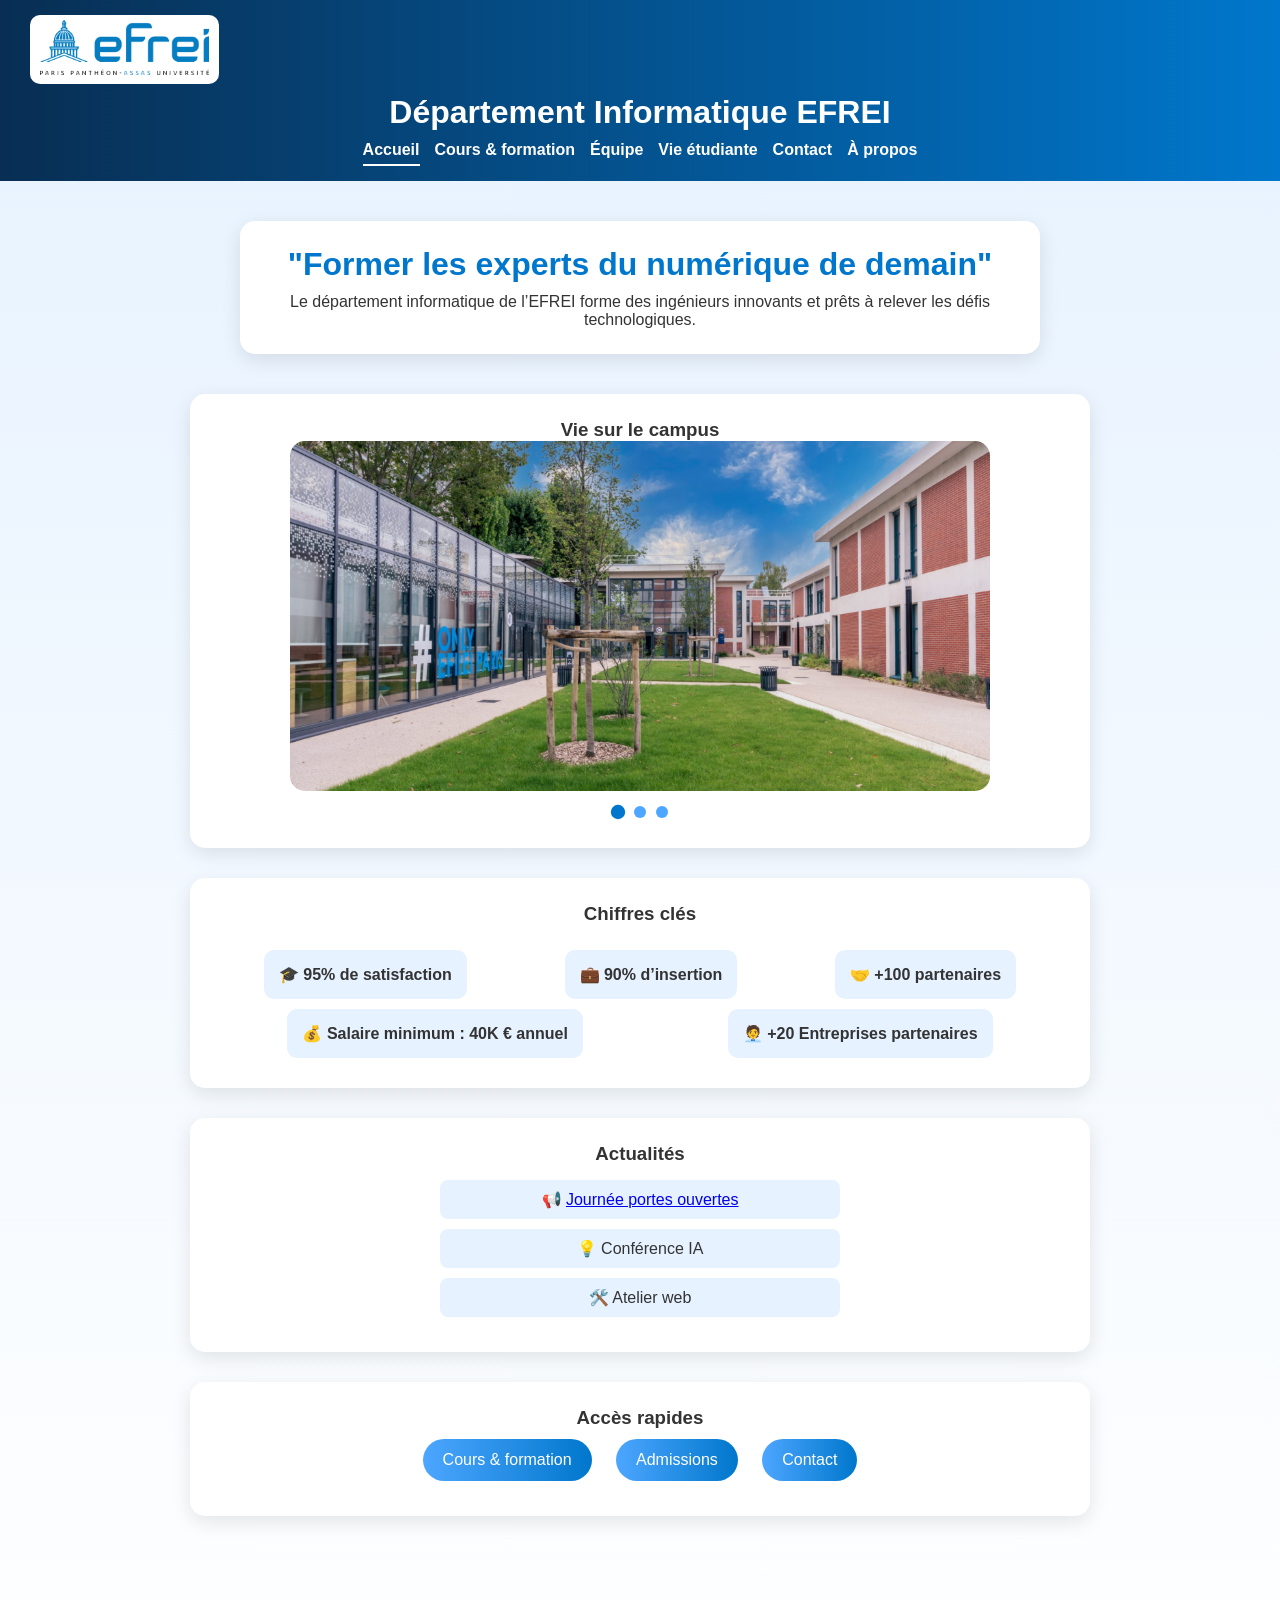
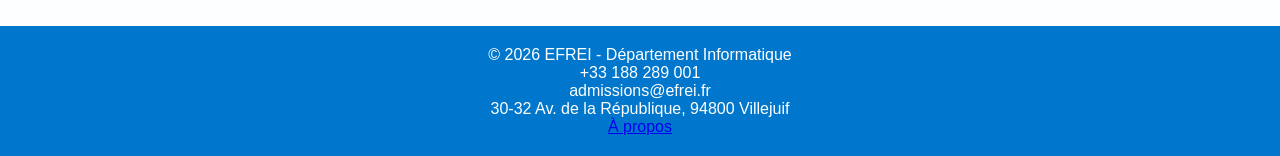
<file: index.html>
<!DOCTYPE html>
<html lang="fr">

<head>
  <meta charset="UTF-8">
  <title>Accueil - Département Informatique EFREI</title>
  <link rel="stylesheet" href="../css/style.css">
</head>

<body>

  <header>
    <div class="logo">
      <a href="index.html">
        <img src="../image/efrei.png" alt="Logo EFREI">
      </a>
    </div>

    <h1>Département Informatique EFREI</h1>

    <nav>
      <a href="index.html">Accueil</a>
      <a href="cours_formation.html">Cours & formation</a>
      <a href="equipe_enseignante.html">Équipe</a>
      <a href="vie_etudiante.html">Vie étudiante</a>
      <a href="contact.html">Contact</a>
      <a href="a_propos.html">À propos</a>
    </nav>
  </header>

  <main>

    <section class="introduction">
      <h2>"Former les experts du numérique de demain"</h2>
      <p>Le département informatique de l’EFREI forme des ingénieurs innovants et prêts à relever les défis technologiques.</p>
    </section>

    <section>
      <h3>Vie sur le campus</h3>

      <div class="carousel">

        <input type="radio" name="slider" id="img1" checked>
        <input type="radio" name="slider" id="img2">
        <input type="radio" name="slider" id="img3">

        <div class="conteneur-images">
          <div class="images">
            <img src="../image/campus1.png" alt = "image du campus 1">
            <img src="../image/campus2.png" alt = "image du campus 2">
            <img src="../image/campus3.png" alt = "image du campus 3">
          </div>
        </div>

        <div class="navigation">
          <label for="img1"></label>
          <label for="img2"></label>
          <label for="img3"></label>
        </div>

      </div>
    </section>

    <section class="chiffres">
      <h3>Chiffres clés</h3>
      <ul>
        <li>🎓 95% de satisfaction</li>
        <li>💼 90% d’insertion</li>
        <li>🤝 +100 partenaires</li>
        <li>💰 Salaire minimum : 40K € annuel</li>
        <li>🧑‍💼 +20 Entreprises partenaires</li>
      </ul>
    </section>

    <section class="actualites">
      <h3>Actualités</h3>
      <ul>
        <li>📢 <a href="https://www.efrei.fr/evenement/journees-portes-ouvertes/">Journée portes ouvertes</a></li>
        <li>💡 Conférence IA</li>
        <li>🛠️ Atelier web</li>
      </ul>
    </section>

    <section class="liens-rapides">
      <h3>Accès rapides</h3>
      <a href="cours_formation.html">Cours & formation</a>
      <a href="contact.html">Admissions</a>
      <a href="contact.html">Contact</a>
    </section>

  </main>

  <footer>
    <p>© 2026 EFREI - Département Informatique</p>
    <P> +33 188 289 001 <br>
    admissions@efrei.fr <br>
    30-32 Av. de la République, 94800 Villejuif</P>
    <a href="a_propos.html">À propos</a>
  </footer>
  
  <script src="../js/script.js"></script>
  
</body>

</html>
</file>
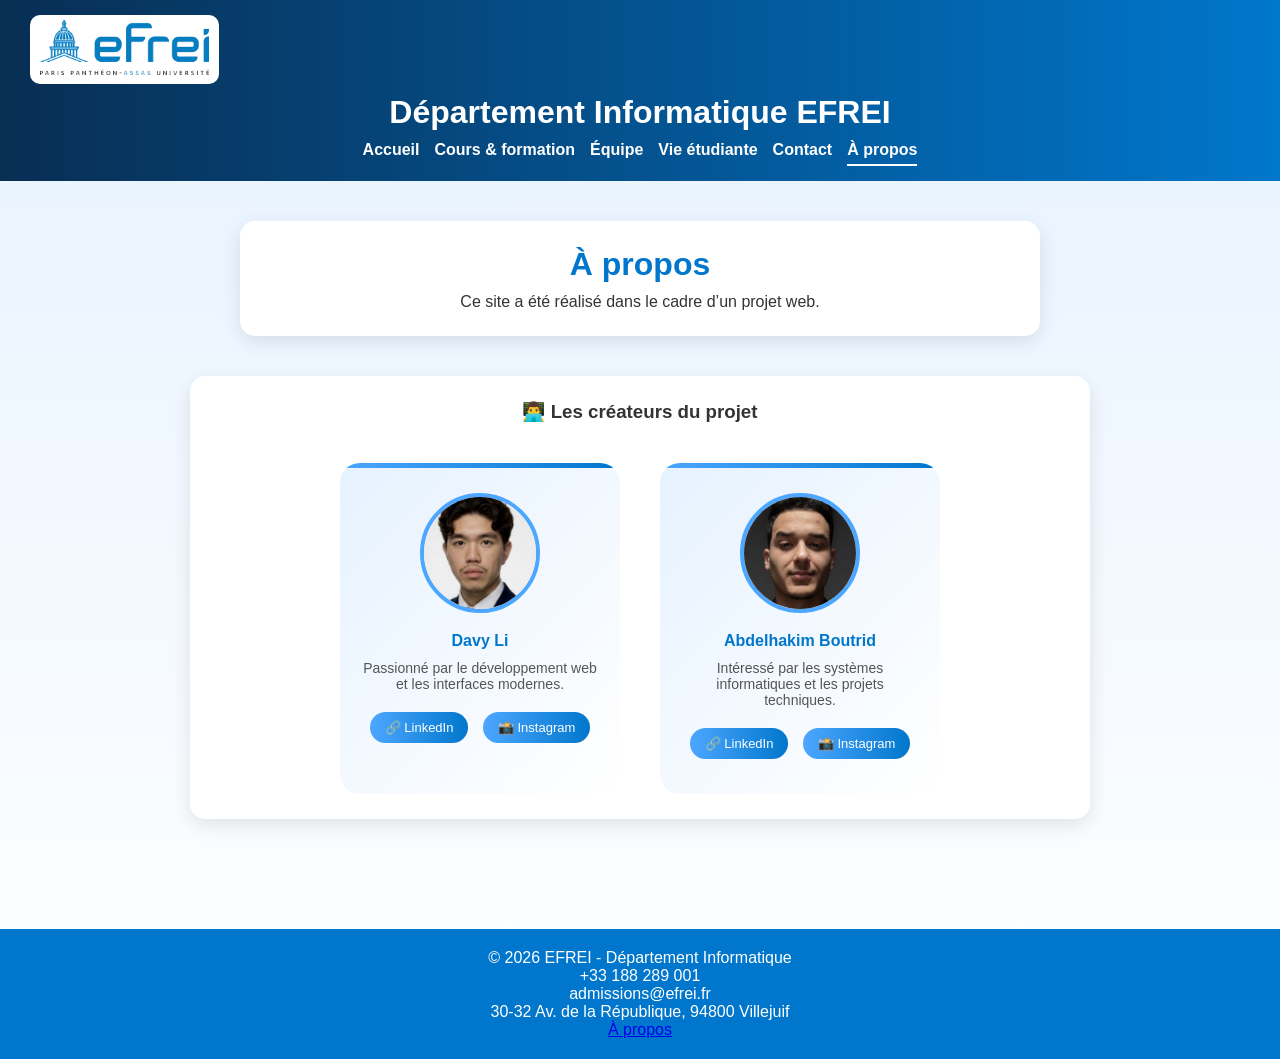
<file: a_propos.html>
<!DOCTYPE html>
<html lang="fr">

<head>
  <meta charset="UTF-8">
  <title>À propos</title>
  <link rel="stylesheet" href="../css/style.css">
</head>

<body>

  <header>
    <div class="logo">
      <a href="index.html">
        <img src="../image/efrei.png" alt="Logo EFREI">
      </a>
    </div>
    <h1>Département Informatique EFREI</h1>
    <nav>
      <a href="index.html">Accueil</a>
      <a href="cours_formation.html">Cours & formation</a>
      <a href="equipe_enseignante.html">Équipe</a>
      <a href="vie_etudiante.html">Vie étudiante</a>
      <a href="contact.html">Contact</a>
      <a href="a_propos.html">À propos</a>
    </nav>
  </header>

  <main>

    <section class="introduction">
      <h2>À propos</h2>
      <p>Ce site a été réalisé dans le cadre d’un projet web.</p>
    </section>

    <section class="auteurs">
      <h3>👨‍💻 Les créateurs du projet</h3>

      <div class="grille-auteurs">

        <!-- Davy -->
        <div class="carte-auteur">
          <img src="../image/davy.png" alt="Davy Li">
          <h4>Davy Li</h4>
          <p>Passionné par le développement web et les interfaces modernes.</p>

          <div class="reseaux">
            <a href="https://linkedin.com" target="_blank">🔗 LinkedIn</a>
            <a href="https://instagram.com" target="_blank">📸 Instagram</a>
          </div>
        </div>

        <!-- Abdelhakim -->
        <div class="carte-auteur">
          <img src="../image/abdelhakim.png" alt="Abdelhakim Boutrid">
          <h4>Abdelhakim Boutrid</h4>
          <p>Intéressé par les systèmes informatiques et les projets techniques.</p>

          <div class="reseaux">
            <a href="https://linkedin.com" target="_blank">🔗 LinkedIn</a>
            <a href="https://instagram.com" target="_blank">📸 Instagram</a>
          </div>
        </div>

      </div>

    </section>

  </main>

  <footer>
    <p>© 2026 EFREI - Département Informatique</p>
    <P> +33 188 289 001 <br>
      admissions@efrei.fr <br>
      30-32 Av. de la République, 94800 Villejuif</P>
    <a href="a_propos.html">À propos</a>
  </footer>

  <script src="../js/script.js"></script>

</body>

</html>
</file>
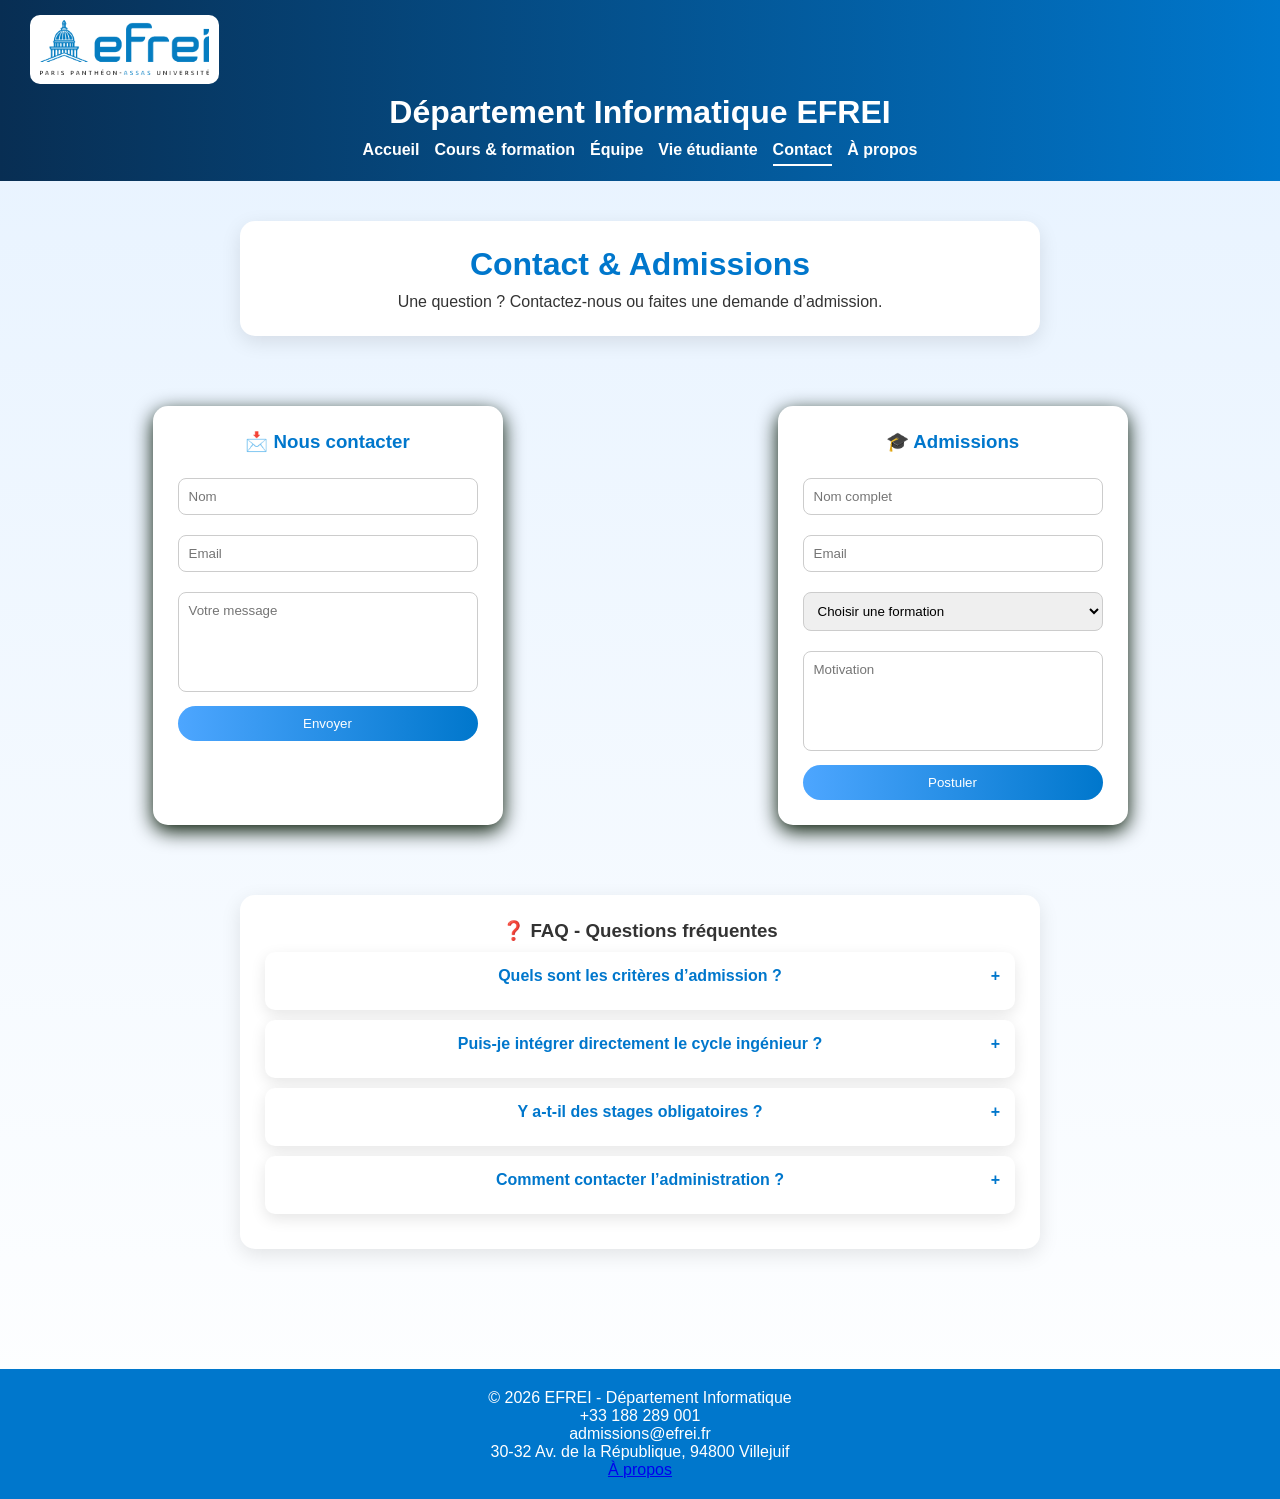
<file: contact.html>
<!DOCTYPE html>
<html lang="fr">

<head>
  <meta charset="UTF-8">
  <title>Contact</title>
  <link rel="stylesheet" href="../css/style.css">
</head>

<body>

  <header>
    <div class="logo">
      <a href="index.html">
        <img src="../image/efrei.png" alt="Logo EFREI">
      </a>
    </div>
    <h1>Département Informatique EFREI</h1>
    <nav>
      <a href="index.html">Accueil</a>
      <a href="cours_formation.html">Cours & formation</a>
      <a href="equipe_enseignante.html">Équipe</a>
      <a href="vie_etudiante.html">Vie étudiante</a>
      <a href="contact.html">Contact</a>
      <a href="a_propos.html">À propos</a>
    </nav>
  </header>

  <main>

    <section class="introduction">
      <h2>Contact & Admissions</h2>
      <p>Une question ? Contactez-nous ou faites une demande d’admission.</p>
    </section>

    <div class="contact-container">

      <!-- FORMULAIRE CONTACT -->
      <section class="formulaire">
        <h3>📩 Nous contacter</h3>

        <form>
          <input type="text" placeholder="Nom" required>
          <input type="email" placeholder="Email" required>
          <textarea placeholder="Votre message" required></textarea>
          <button type="submit">Envoyer</button>
        </form>

        <p class="message-succes">Message envoyé avec succès ✅</p>
      </section>

      <!-- ADMISSIONS -->
      <section class="admissions">
        <h3>🎓 Admissions</h3>

        <form>
          <input type="text" placeholder="Nom complet" required>
          <input type="email" placeholder="Email" required>

          <select required>
            <option value="">Choisir une formation</option>
            <option>Bachelor</option>
            <option>Prépa</option>
            <option>Cycle ingénieur</option>
          </select>

          <textarea placeholder="Motivation" required></textarea>

          <button type="submit">Postuler</button>
        </form>

        <p class="message-succes">Demande envoyée avec succès 🎓</p>

      </section>

    </div>

    <section class="faq">
      <h3>❓ FAQ - Questions fréquentes</h3>

      <div class="faq-item">
        <input type="checkbox" id="q1">
        <label for="q1">Quels sont les critères d’admission ?</label>
        <p>Les admissions se font sur dossier et entretien de motivation.</p>
      </div>

      <div class="faq-item">
        <input type="checkbox" id="q2">
        <label for="q2">Puis-je intégrer directement le cycle ingénieur ?</label>
        <p>Oui, sous certaines conditions (niveau Bac+2 ou équivalent).</p>
      </div>

      <div class="faq-item">
        <input type="checkbox" id="q3">
        <label for="q3">Y a-t-il des stages obligatoires ?</label>
        <p>Oui, plusieurs stages sont intégrés dans le cursus.</p>
      </div>

      <div class="faq-item">
        <input type="checkbox" id="q4">
        <label for="q4">Comment contacter l’administration ?</label>
        <p>Vous pouvez utiliser le formulaire de contact ou envoyer un mail à admissions@efrei.fr.</p>
      </div>

    </section>

  </main>

  <footer>
    <p>© 2026 EFREI - Département Informatique</p>
    <P> +33 188 289 001 <br>
      admissions@efrei.fr <br>
      30-32 Av. de la République, 94800 Villejuif</P>
    <a href="a_propos.html">À propos</a>
  </footer>

  <script src="../js/script.js"></script>

</body>

</html>
</file>
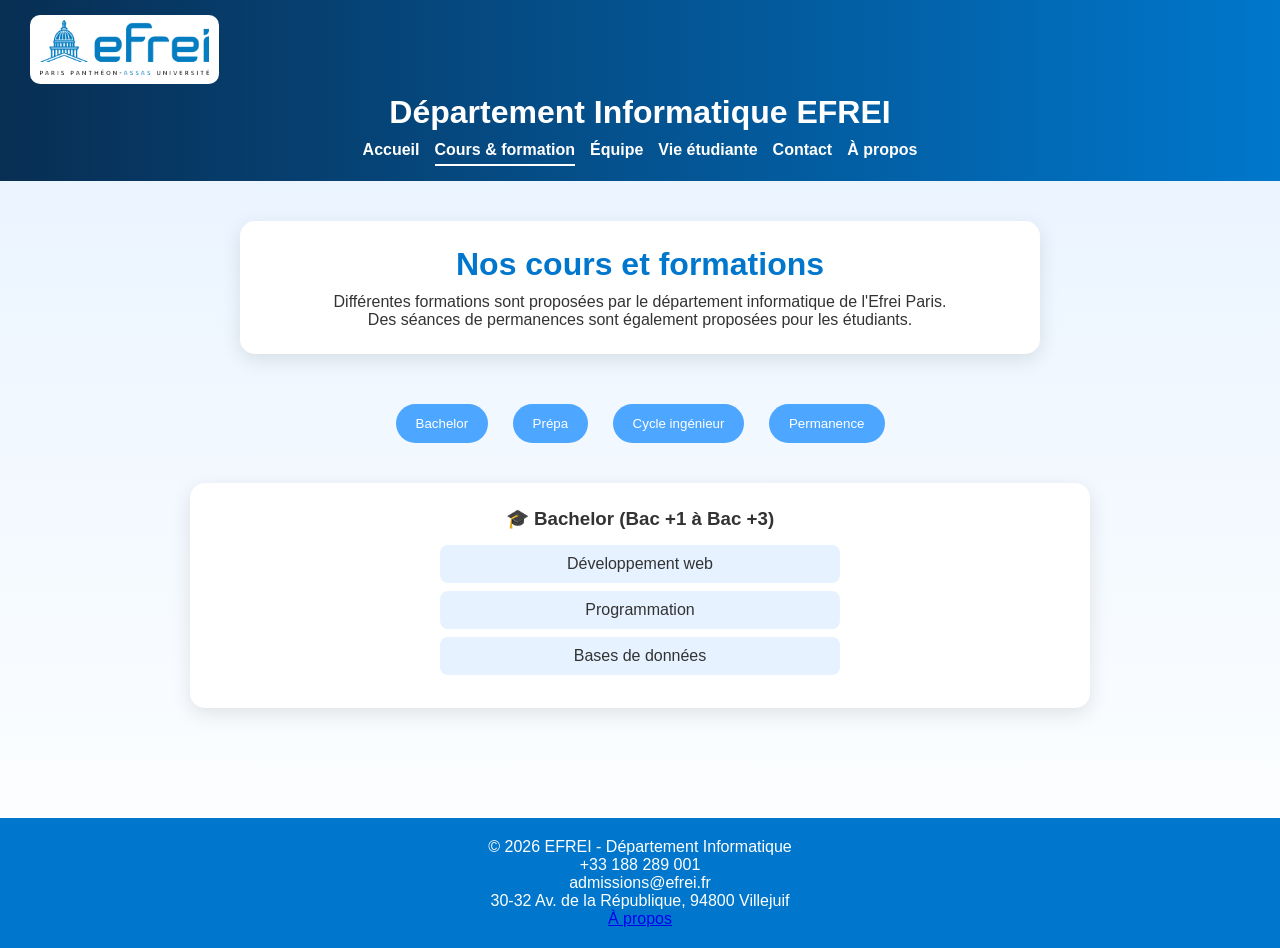
<file: cours_formation.html>
<!DOCTYPE html>
<html lang="fr">

<head>
  <meta charset="UTF-8">
  <title>Cours et Formations</title>
  <link rel="stylesheet" href="../css/style.css">
</head>

<body>

  <header>
    <div class="logo">
      <a href="index.html">
        <img src="../image/efrei.png" alt="Logo EFREI">
      </a>
    </div>
    <h1>Département Informatique EFREI</h1>
    <nav>
      <a href="index.html">Accueil</a>
      <a href="cours_formation.html">Cours & formation</a>
      <a href="equipe_enseignante.html">Équipe</a>
      <a href="vie_etudiante.html">Vie étudiante</a>
      <a href="contact.html">Contact</a>
      <a href="a_propos.html">À propos</a>
    </nav>
  </header>

  <main>

    <section class="introduction">
      <h2>Nos cours et formations</h2>
      <p>Différentes formations sont proposées par le département informatique de l'Efrei Paris. <br>Des séances de permanences sont également proposées pour les étudiants.</p>
    </section>

    <!-- MENU -->
    <div class="menu-formations">
      <button onclick="afficher('bachelor')">Bachelor</button>
      <button onclick="afficher('prepa')">Prépa</button>
      <button onclick="afficher('ingenieur')">Cycle ingénieur</button>
      <button onclick="afficher('permanence')">Permanence</button>
    </div>

    <!-- CONTENU -->

    <section id="bachelor" class="contenu actif">
      <h3>🎓 Bachelor (Bac +1 à Bac +3)</h3>
      <ul>
        <li>Développement web</li>
        <li>Programmation</li>
        <li>Bases de données</li>
      </ul>
    </section>

    <section id="prepa" class="contenu">
      <h3>📚 Prépa-intégré (Bac +1 à Bac +2)</h3>
      <ul>
        <li>Mathématiques</li>
        <li>Algorithmique</li>
        <li>Physique</li>
        <li>Réseaux et sécurité</li>
        <li>Base de donnée</li>
        <li>Langues</li>

      </ul>
    </section>

    <section id="ingenieur" class="contenu">
      <h3>💻 Cycle ingénieur (Bac +3 à Bac +5)</h3>
      <ul>
        <li>IA</li>
        <li>Cybersécurité</li>
        <li>Cloud</li>
        <li>Software Engineer</li>
        <li>Data Engineer</li>
      </ul>
    </section>

    <section id="permanence" class="contenu">
      <h3>🕒 Permanence</h3>
      <p>Horaires des permanences pour accompagner les étudiants :</p>

      <table class="calendrier">
        <thead>
          <tr>
            <th>Jour</th>
            <th>Horaires</th>
          </tr>
        </thead>
        <tbody>
          <tr>
            <td>Lundi</td>
            <td>14h - 17h</td>
          </tr>
          <tr>
            <td>Mardi</td>
            <td>10h - 12h</td>
          </tr>
          <tr>
            <td>Mercredi</td>
            <td>14h - 17h</td>
          </tr>
          <tr>
            <td>Jeudi</td>
            <td>10h - 12h</td>
          </tr>
          <tr>
            <td>Vendredi</td>
            <td>13h - 16h</td>
          </tr>
        </tbody>
      </table>
    </section>

  </main>


  <footer>
    <p>© 2026 EFREI - Département Informatique</p>
    <P> +33 188 289 001 <br>
    admissions@efrei.fr <br>
    30-32 Av. de la République, 94800 Villejuif</P>
    <a href="a_propos.html">À propos</a>
  </footer>

  <script src="../js/script.js"></script>

</body>

</html>
</file>
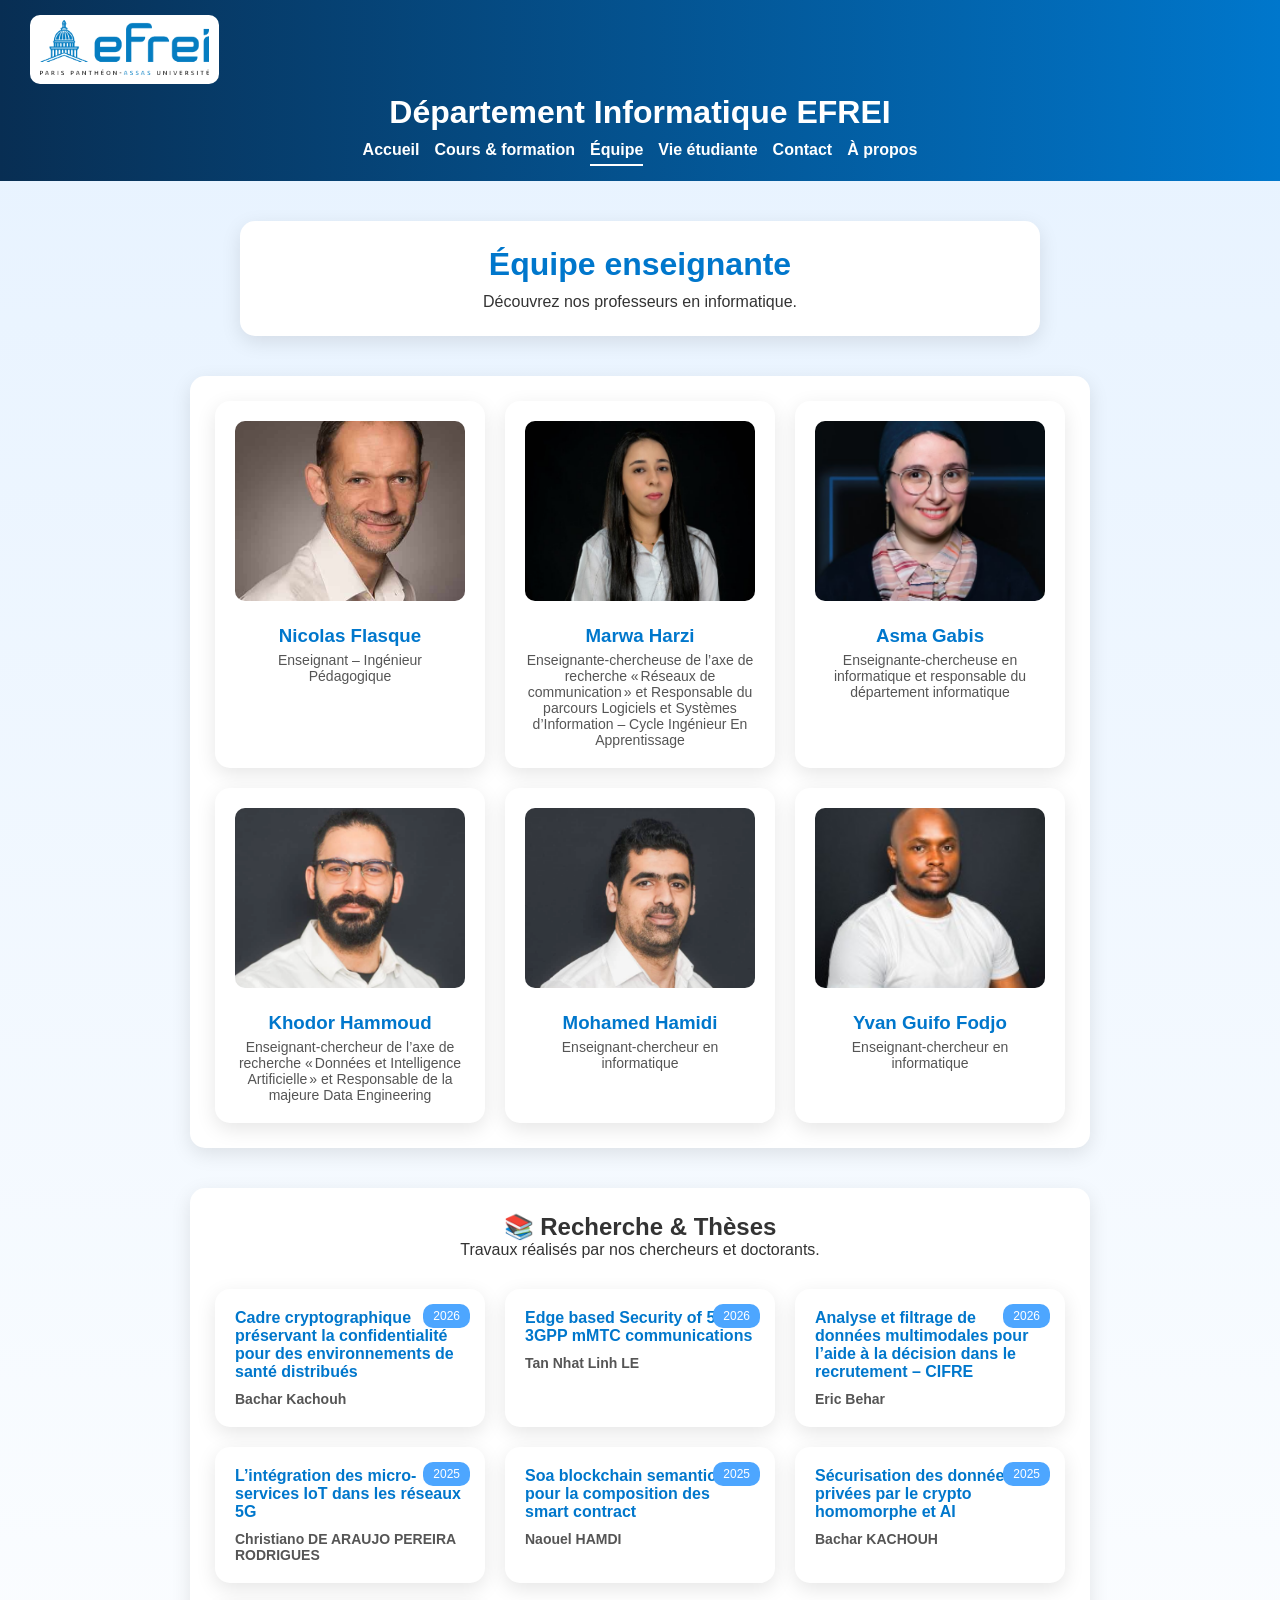
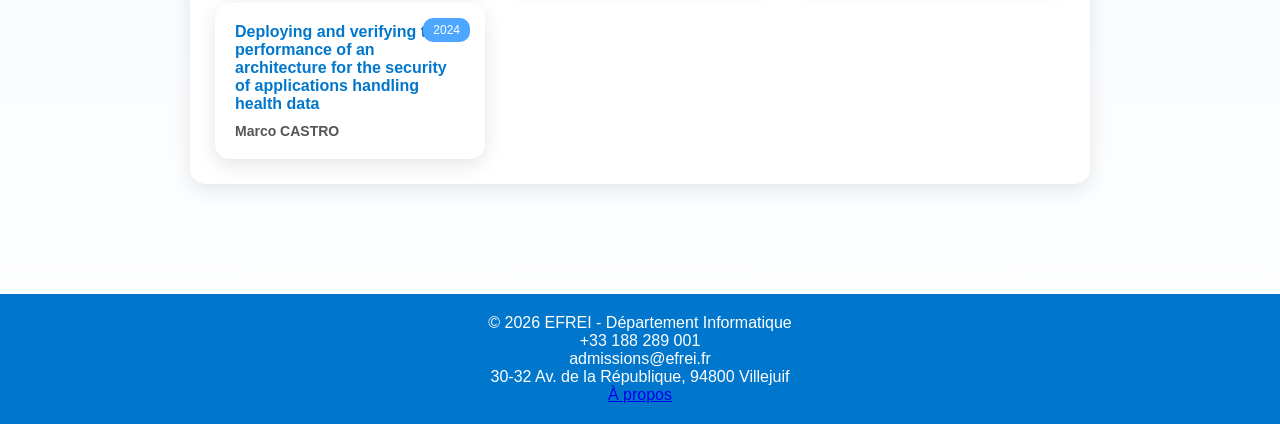
<file: equipe_enseignante.html>
<!DOCTYPE html>
<html lang="fr">

<head>
  <meta charset="UTF-8">
  <title>Équipe enseignante</title>
  <link rel="stylesheet" href="../css/style.css">
</head>

<body>

  <header>
    <div class="logo">
      <a href="index.html">
        <img src="../image/efrei.png" alt="Logo EFREI">
      </a>
    </div>
    <h1>Département Informatique EFREI</h1>
    <nav>
      <a href="index.html">Accueil</a>
      <a href="cours_formation.html">Cours & formation</a>
      <a href="equipe_enseignante.html">Équipe</a>
      <a href="vie_etudiante.html">Vie étudiante</a>
      <a href="contact.html">Contact</a>
      <a href="a_propos.html">À propos</a>
    </nav>
  </header>

  <main>

    <section class="introduction">
      <h2>Équipe enseignante</h2>
      <p>Découvrez nos professeurs en informatique.</p>
    </section>

    <section class="grille-profs">

      <div class="carte-prof">
        <img src="../image/prof1.png" alt="Nicolas Flasque">
        <h3>Nicolas Flasque</h3>
        <p>Enseignant – Ingénieur Pédagogique</p>
      </div>

      <div class="carte-prof">
        <img src="../image/prof2.png" alt="Marwa Harzi">
        <h3>Marwa Harzi</h3>
        <p>Enseignante-chercheuse de l’axe de recherche « Réseaux de communication » et Responsable du parcours
          Logiciels et Systèmes d’Information – Cycle Ingénieur En Apprentissage</p>
      </div>

      <div class="carte-prof">
        <img src="../image/prof3.png" alt="Asma Gabis">
        <h3>Asma Gabis</h3>
        <p>Enseignante-chercheuse en informatique et responsable du département informatique</p>
      </div>

      <div class="carte-prof">
        <img src="../image/prof4.png" alt="Khodor Hammoud">
        <h3>Khodor Hammoud</h3>
        <p>Enseignant-chercheur de l’axe de recherche « Données et Intelligence Artificielle » et Responsable de la
          majeure Data Engineering</p>
      </div>

      <div class="carte-prof">
        <img src="../image/prof5.png" alt="Mohamed Hamidi">
        <h3>Mohamed Hamidi</h3>
        <p>Enseignant-chercheur en informatique</p>
      </div>

      <div class="carte-prof">
        <img src="../image/prof6.png" alt="Yvan Guifo Fodjo">
        <h3>Yvan Guifo Fodjo</h3>
        <p>Enseignant-chercheur en informatique</p>
      </div>

    </section>



    <section class="recherche">
      <h2>📚 Recherche & Thèses</h2>
      <p>Travaux réalisés par nos chercheurs et doctorants.</p>

      <div class="grille-theses">

        <div class="carte-these">
          <span class="annee">2026</span>
          <h3>Cadre cryptographique préservant la confidentialité pour des environnements de santé distribués</h3>
          <p class="auteur">Bachar Kachouh</p>
        </div>

        <div class="carte-these">
          <span class="annee">2026</span>
          <h3>Edge based Security of 5G 3GPP mMTC communications</h3>
          <p class="auteur">Tan Nhat Linh LE</p>
        </div>

        <div class="carte-these">
          <span class="annee">2026</span>
          <h3>Analyse et filtrage de données multimodales pour l’aide à la décision dans le recrutement – CIFRE</h3>
          <p class="auteur">Eric Behar</p>
        </div>

        <div class="carte-these">
          <span class="annee">2025</span>
          <h3>L’intégration des micro-services IoT dans les réseaux 5G</h3>
          <p class="auteur">Christiano DE ARAUJO PEREIRA RODRIGUES</p>
        </div>

        <div class="carte-these">
          <span class="annee">2025</span>
          <h3>Soa blockchain semantic pour la composition des smart contract</h3>
          <p class="auteur">Naouel HAMDI</p>
        </div>

        <div class="carte-these">
          <span class="annee">2025</span>
          <h3>Sécurisation des données privées par le crypto homomorphe et AI</h3>
          <p class="auteur">Bachar KACHOUH</p>
        </div>

        <div class="carte-these">
          <span class="annee">2024</span>
          <h3>Deploying and verifying the performance of an architecture for the security of applications handling
            health data</h3>
          <p class="auteur">Marco CASTRO</p>
        </div>

      </div>
    </section>


  </main>

  <footer>
    <p>© 2026 EFREI - Département Informatique</p>
    <P> +33 188 289 001 <br>
      admissions@efrei.fr <br>
      30-32 Av. de la République, 94800 Villejuif</P>
    <a href="a_propos.html">À propos</a>
  </footer>

  <script src="../js/script.js"></script>

</body>

</html>
</file>
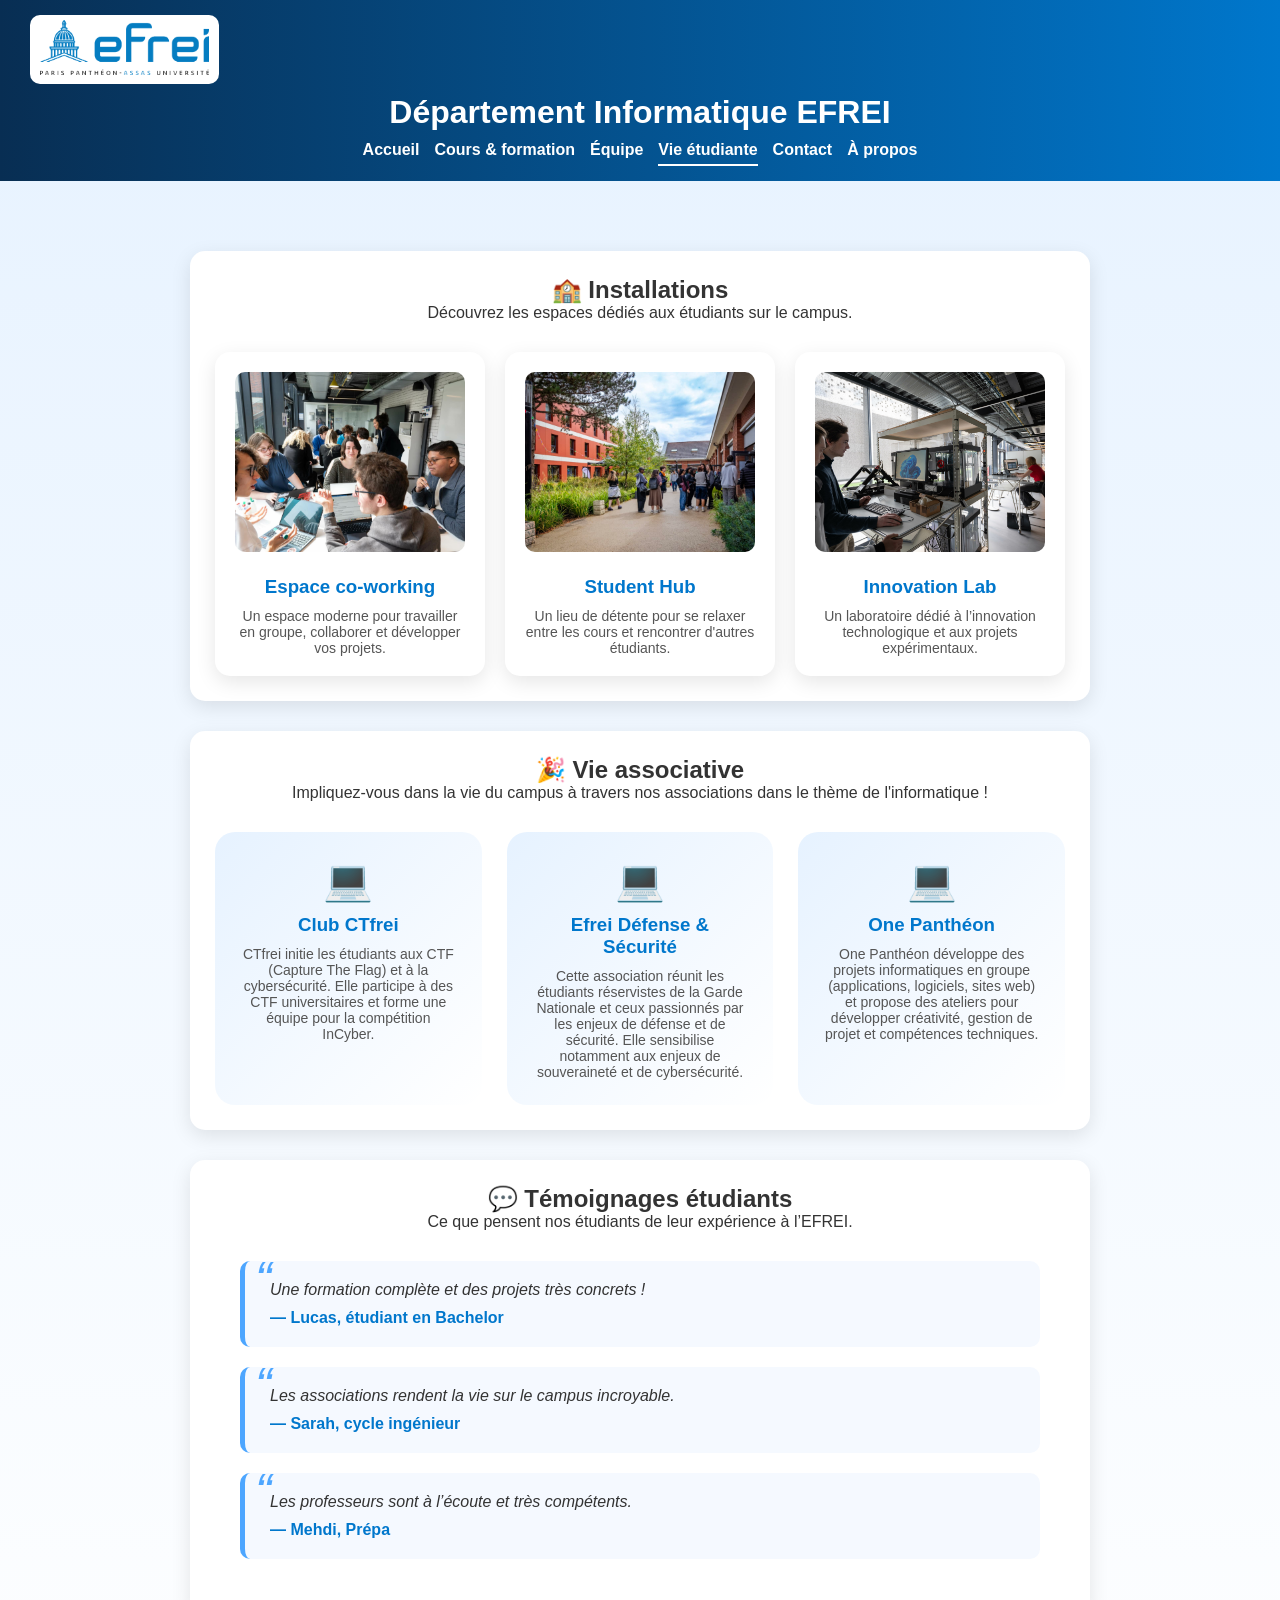
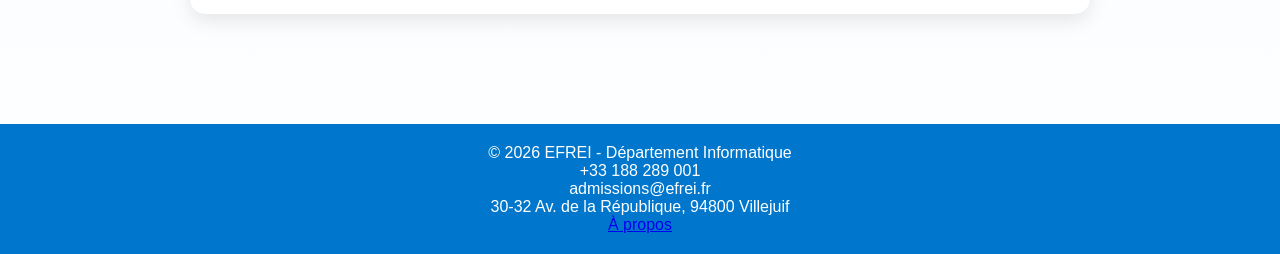
<file: vie_etudiante.html>
<!DOCTYPE html>
<html lang="fr">

<head>
  <meta charset="UTF-8">
  <title>Vie étudiante</title>
  <link rel="stylesheet" href="../css/style.css">
</head>

<body>

  <header>
    <div class="logo">
      <a href="index.html">
        <img src="../image/efrei.png" alt="Logo EFREI">
      </a>
    </div>
    <h1>Département Informatique EFREI</h1>
    <nav>
      <a href="index.html">Accueil</a>
      <a href="cours_formation.html">Cours & formation</a>
      <a href="equipe_enseignante.html">Équipe</a>
      <a href="vie_etudiante.html">Vie étudiante</a>
      <a href="contact.html">Contact</a>
      <a href="a_propos.html">À propos</a>
    </nav>
  </header>

  <main>
    <section class="installations">
      <h2>🏫 Installations</h2>
      <p>Découvrez les espaces dédiés aux étudiants sur le campus.</p>

      <div class="grille-installations">

        <div class="carte-installation">
          <img src="../image/coworking.jpg" alt="Espace co-working">
          <h3>Espace co-working</h3>
          <p>Un espace moderne pour travailler en groupe, collaborer et développer vos projets.</p>
        </div>

        <div class="carte-installation">
          <img src="../image/studenthub.jpg" alt="Espace de repos">
          <h3>Student Hub</h3>
          <p>Un lieu de détente pour se relaxer entre les cours et rencontrer d'autres étudiants.</p>
        </div>

        <div class="carte-installation">
          <img src="../image/innovationlab.jpg" alt="Innovation Lab">
          <h3>Innovation Lab</h3>
          <p>Un laboratoire dédié à l’innovation technologique et aux projets expérimentaux.</p>
        </div>

      </div>
    </section>

    <section class="vie-associative">
      <h2>🎉 Vie associative</h2>
      <p>Impliquez-vous dans la vie du campus à travers nos associations dans le thème de l'informatique !</p>

      <div class="grille-asso">

        <div class="carte-asso">
          <div class="icone">💻</div>
          <h3>Club CTfrei</h3>
          <p>CTfrei initie les étudiants aux CTF (Capture The Flag) et à la cybersécurité. Elle participe à des CTF
            universitaires et forme une équipe pour la compétition InCyber.</p>
        </div>

        <div class="carte-asso">
          <div class="icone">💻</div>
          <h3>Efrei Défense & Sécurité</h3>
          <p>Cette association réunit les étudiants réservistes de la Garde Nationale et ceux passionnés par les enjeux
            de défense et de sécurité. Elle sensibilise notamment aux enjeux de souveraineté et de cybersécurité.</p>
        </div>

        <div class="carte-asso">
          <div class="icone">💻</div>
          <h3>One Panthéon</h3>
          <p>One Panthéon développe des projets informatiques en groupe (applications, logiciels, sites web) et propose
            des ateliers pour développer créativité, gestion de projet et compétences techniques.</p>
        </div>

      </div>
    </section>



    <section class="temoignages">
      <h2>💬 Témoignages étudiants</h2>
      <p>Ce que pensent nos étudiants de leur expérience à l’EFREI.</p>

      <div class="liste-temoignages">

        <blockquote>
          Une formation complète et des projets très concrets !
          <span>— Lucas, étudiant en Bachelor</span>
        </blockquote>

        <blockquote>
          Les associations rendent la vie sur le campus incroyable.
          <span>— Sarah, cycle ingénieur</span>
        </blockquote>

        <blockquote>
          Les professeurs sont à l’écoute et très compétents.
          <span>— Mehdi, Prépa</span>
        </blockquote>

      </div>
    </section>


  </main>

  <footer>
    <p>© 2026 EFREI - Département Informatique</p>
    <P> +33 188 289 001 <br>
      admissions@efrei.fr <br>
      30-32 Av. de la République, 94800 Villejuif</P>
    <a href="a_propos.html">À propos</a>
  </footer>

  <script src="../js/script.js"></script>

</body>

</html>
</file>
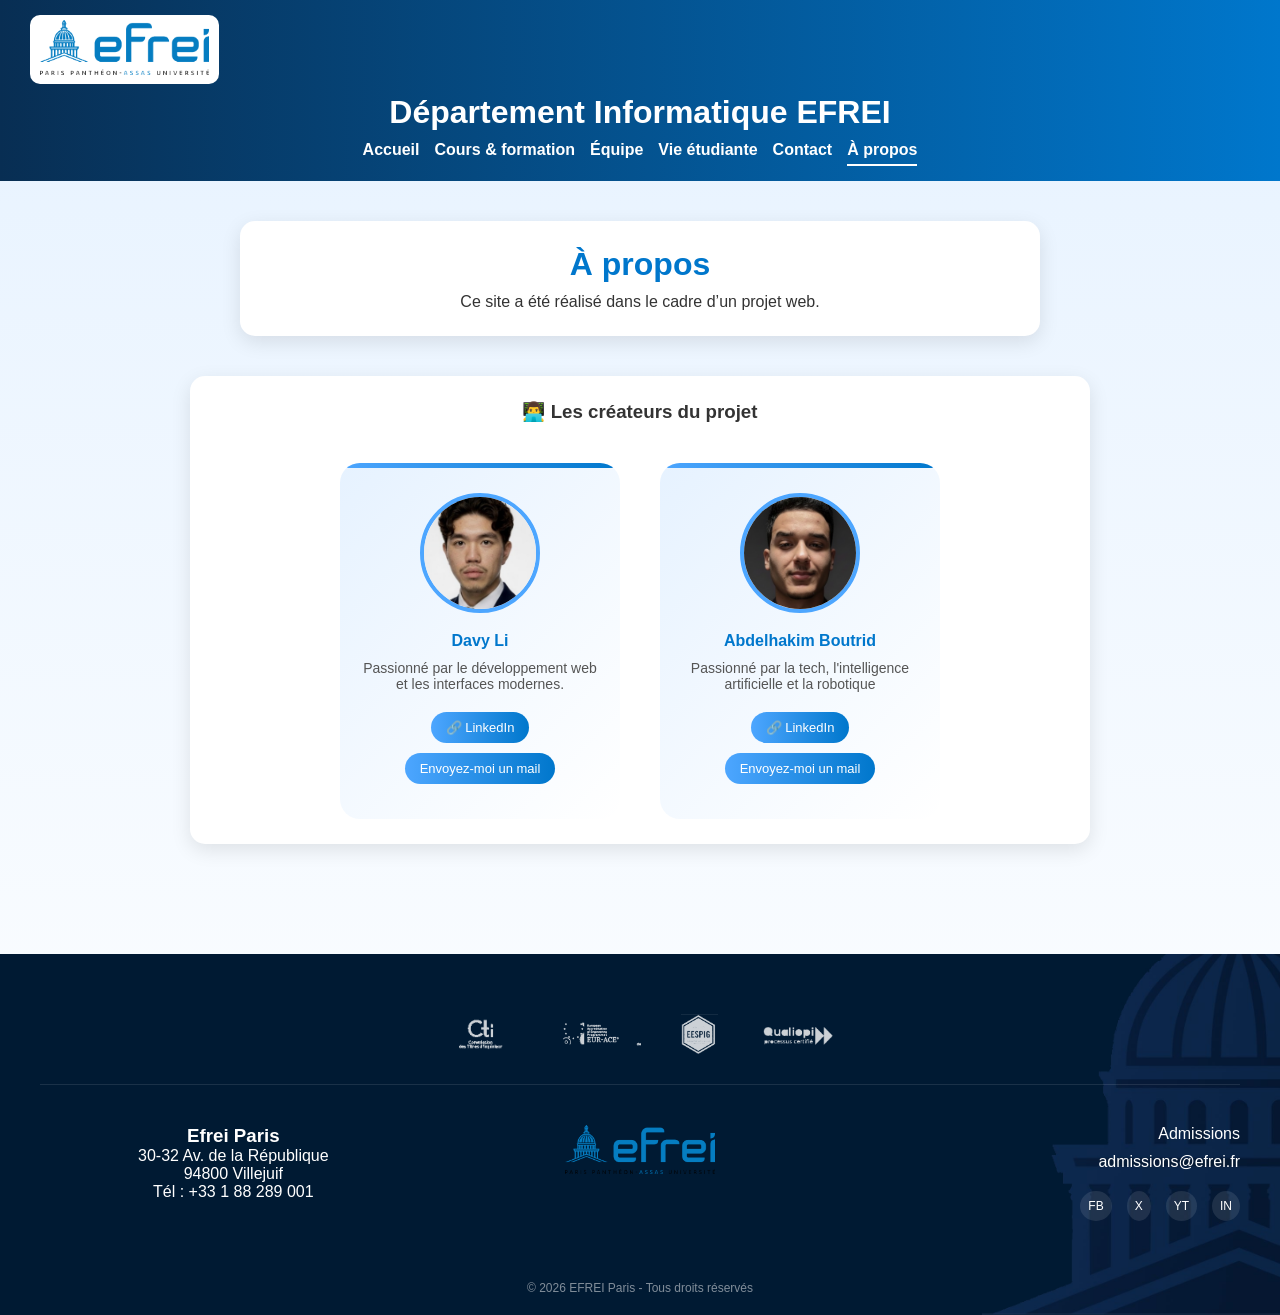
<file: html/a_propos.html>
<!DOCTYPE html>
<html lang="fr">

<head>
  <meta charset="UTF-8">
  <title>À propos</title>
  <link rel="stylesheet" href="../css/style.css">
</head>

<body>

  <header>
    <div class="logo">
      <a href="index.html">
        <img src="../image/efrei.png" alt="Logo EFREI">
      </a>
    </div>
    <h1>Département Informatique EFREI</h1>
    <nav>
      <a href="index.html">Accueil</a>
      <a href="cours_formation.html">Cours & formation</a>
      <a href="equipe_enseignante.html">Équipe</a>
      <a href="vie_etudiante.html">Vie étudiante</a>
      <a href="contact.html">Contact</a>
      <a href="a_propos.html">À propos</a>
    </nav>
  </header>

  <main>

    <section class="introduction">
      <h2>À propos</h2>
      <p>Ce site a été réalisé dans le cadre d’un projet web.</p>
    </section>

    <section class="auteurs">
      <h3>👨‍💻 Les créateurs du projet</h3>

      <div class="grille-auteurs">

        <!-- Davy -->
        <div class="carte-auteur">
          <img src="../image/davy.png" alt="Davy Li">
          <h4>Davy Li</h4>
          <p>Passionné par le développement web et les interfaces modernes.</p>

          <div class="reseaux">
            <a href="https://www.linkedin.com/in/davy-li-a991a2356/" target="_blank">🔗 LinkedIn</a>
            <a href="mailto:davy.li@efrei.net">Envoyez-moi un mail</a>          </div>
        </div>

        <!-- Abdelhakim -->
        <div class="carte-auteur">
          <img src="../image/abdelhakim.png" alt="Abdelhakim Boutrid">
          <h4>Abdelhakim Boutrid</h4>
          <p>Passionné par la tech, l'intelligence artificielle et la robotique</p>

          <div class="reseaux">
            <a href="https://www.linkedin.com/in/hakim-boutrid/" target="_blank">🔗 LinkedIn</a>
            <a href="mailto:abdelhakim.boutrid@efrei.net">Envoyez-moi un mail</a>
          </div>
        </div>

      </div>

    </section>

  </main>

  <footer class="footer-premium">
  <div class="footer-container">
    
    <!-- Ligne 1 : Les Certifications (Style ESILV/EFREI) -->
    <div class="footer-certs">
      <img src="../image/cert_cti.png" alt="CTI">
      <img src="../image/cert_eurace.png" alt="EUR-ACE">
      <img src="../image/cert_eespig.png" alt="EESPIG">
      <img src="../image/cert_qualiopi.png" alt="Qualiopi">
    </div>

    <hr class="footer-separator">

    <!-- Ligne 2 : Infos principales -->
    <div class="footer-main">
      <div class="footer-col">
        <h3>Efrei Paris</h3>
        <p>30-32 Av. de la République</p>
        <p>94800 Villejuif</p>
        <p>Tél : +33 1 88 289 001</p>
      </div>

      <div class="footer-col logo-center">
        <img src="../image/efrei.png" alt="Logo EFREI" class="main-logo">
      </div>

      <div class="footer-col links-right">
        <a href="contact.html">Admissions</a>
        <a href="mailto:admissions@efrei.fr">admissions@efrei.fr</a>
        <div class="footer-socials">
          <a href="#">FB</a> <a href="#">X</a> <a href="#">YT</a> <a href="#">IN</a>
        </div>
      </div>
    </div>

    <!-- Ligne 3 : Copyright -->
    <div class="footer-bottom">
      <p>© 2026 EFREI Paris - Tous droits réservés</p>
    </div>
  </div>
</footer>

  <script src="../js/script.js"></script>

</body>

</html>
</file>
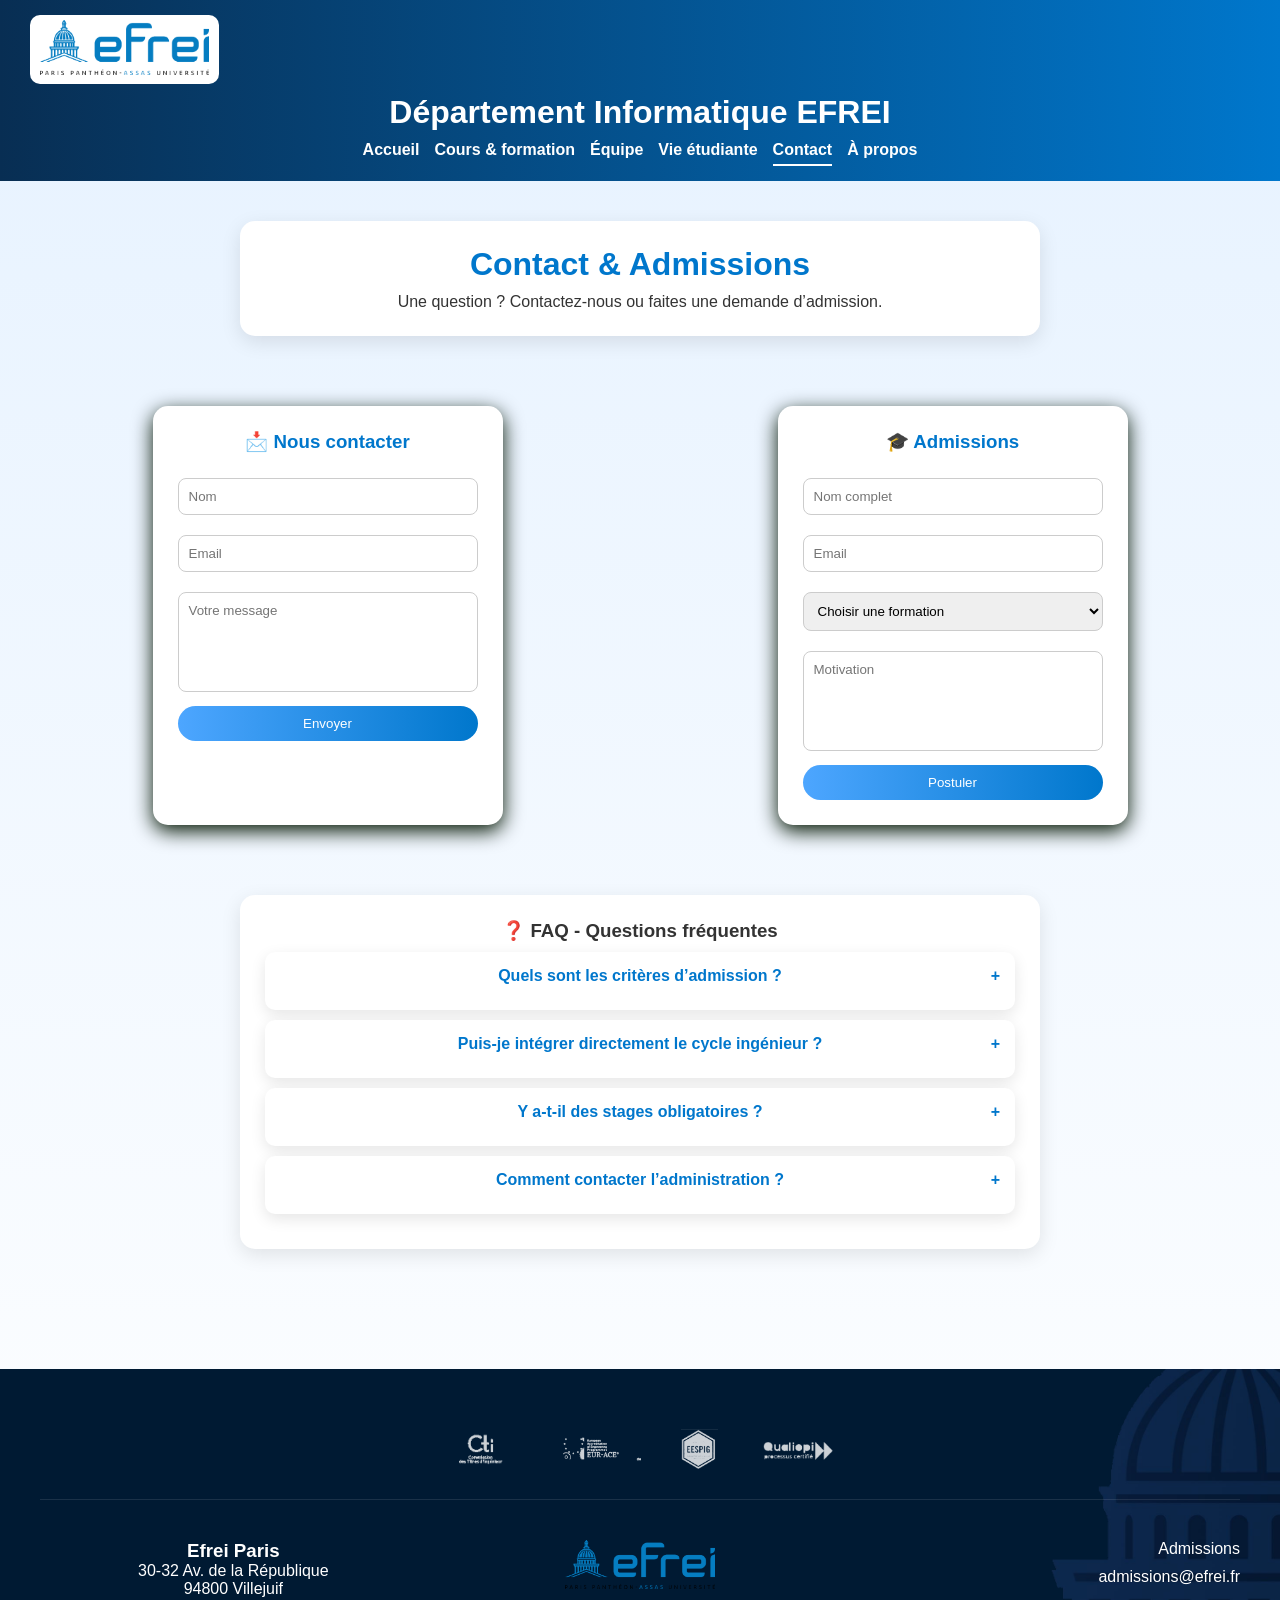
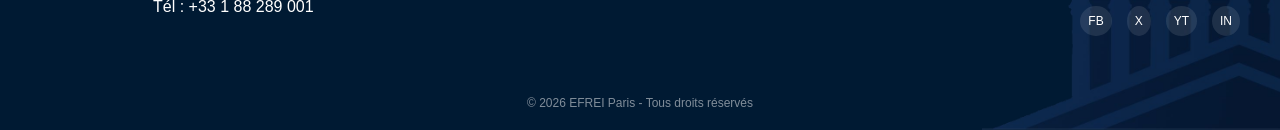
<file: html/contact.html>
<!DOCTYPE html>
<html lang="fr">

<head>
  <meta charset="UTF-8">
  <title>Contact</title>
  <link rel="stylesheet" href="../css/style.css">
</head>

<body>

  <header>
    <div class="logo">
      <a href="index.html">
        <img src="../image/efrei.png" alt="Logo EFREI">
      </a>
    </div>
    <h1>Département Informatique EFREI</h1>
    <nav>
      <a href="index.html">Accueil</a>
      <a href="cours_formation.html">Cours & formation</a>
      <a href="equipe_enseignante.html">Équipe</a>
      <a href="vie_etudiante.html">Vie étudiante</a>
      <a href="contact.html">Contact</a>
      <a href="a_propos.html">À propos</a>
    </nav>
  </header>

  <main>

    <section class="introduction">
      <h2>Contact & Admissions</h2>
      <p>Une question ? Contactez-nous ou faites une demande d’admission.</p>
    </section>

    <div class="contact-container">

      <!-- FORMULAIRE CONTACT -->
      <section class="formulaire">
        <h3>📩 Nous contacter</h3>

        <form novalidate>
          <input type="text" placeholder="Nom" required>
          <input type="email" placeholder="Email" required>
          <textarea placeholder="Votre message" required></textarea>
          <button type="submit">Envoyer</button>
        </form novalidate>

        <p class="message-succes">Message envoyé avec succès ✅</p>
      </section novalidate>

      <!-- ADMISSIONS -->
      <section class="admissions">
        <h3>🎓 Admissions</h3>

        <form>
          <input type="text" placeholder="Nom complet" required>
          <input type="email" placeholder="Email" required>

          <select required>
            <option value="">Choisir une formation</option>
            <option>Bachelor</option>
            <option>Prépa</option>
            <option>Cycle ingénieur</option>
          </select>

          <textarea placeholder="Motivation" required></textarea>

          <button type="submit">Postuler</button>
        </form>

        <p class="message-succes">Demande envoyée avec succès 🎓</p>

      </section>

    </div>

    <section class="faq">
      <h3>❓ FAQ - Questions fréquentes</h3>

      <div class="faq-item">
        <input type="checkbox" id="q1">
        <label for="q1">Quels sont les critères d’admission ?</label>
        <p>Les admissions se font sur dossier et entretien de motivation.</p>
      </div>

      <div class="faq-item">
        <input type="checkbox" id="q2">
        <label for="q2">Puis-je intégrer directement le cycle ingénieur ?</label>
        <p>Oui, sous certaines conditions (niveau Bac+2 ou équivalent).</p>
      </div>

      <div class="faq-item">
        <input type="checkbox" id="q3">
        <label for="q3">Y a-t-il des stages obligatoires ?</label>
        <p>Oui, plusieurs stages sont intégrés dans le cursus.</p>
      </div>

      <div class="faq-item">
        <input type="checkbox" id="q4">
        <label for="q4">Comment contacter l’administration ?</label>
        <p>Vous pouvez utiliser le formulaire de contact ou envoyer un mail à admissions@efrei.fr.</p>
      </div>

    </section>

  </main>

  <footer class="footer-premium">
  <div class="footer-container">
    
    <!-- Ligne 1 : Les Certifications (Style ESILV/EFREI) -->
    <div class="footer-certs">
      <img src="../image/cert_cti.png" alt="CTI">
      <img src="../image/cert_eurace.png" alt="EUR-ACE">
      <img src="../image/cert_eespig.png" alt="EESPIG">
      <img src="../image/cert_qualiopi.png" alt="Qualiopi">
    </div>

    <hr class="footer-separator">

    <!-- Ligne 2 : Infos principales -->
    <div class="footer-main">
      <div class="footer-col">
        <h3>Efrei Paris</h3>
        <p>30-32 Av. de la République</p>
        <p>94800 Villejuif</p>
        <p>Tél : +33 1 88 289 001</p>
      </div>

      <div class="footer-col logo-center">
        <img src="../image/efrei.png" alt="Logo EFREI" class="main-logo">
      </div>

      <div class="footer-col links-right">
        <a href="contact.html">Admissions</a>
        <a href="mailto:admissions@efrei.fr">admissions@efrei.fr</a>
        <div class="footer-socials">
          <a href="#">FB</a> <a href="#">X</a> <a href="#">YT</a> <a href="#">IN</a>
        </div>
      </div>
    </div>

    <!-- Ligne 3 : Copyright -->
    <div class="footer-bottom">
      <p>© 2026 EFREI Paris - Tous droits réservés</p>
    </div>
  </div>
</footer>

  <script src="../js/script.js"></script>

</body>

</html>
</file>
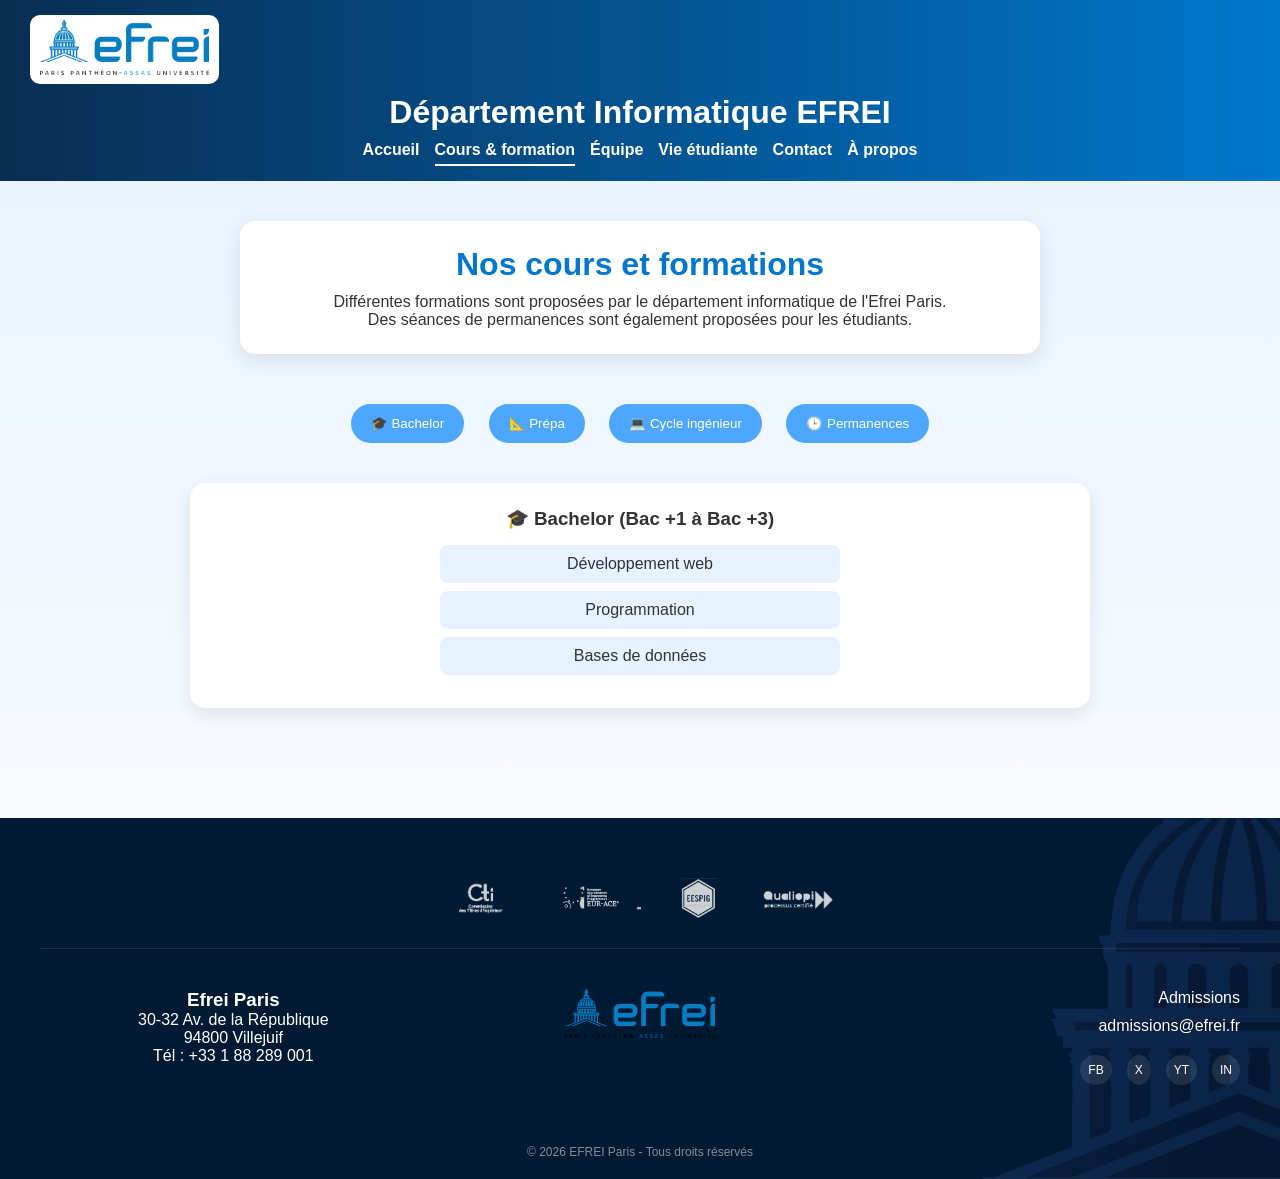
<file: html/cours_formation.html>
<!DOCTYPE html>
<html lang="fr">

<head>
  <meta charset="UTF-8">
  <title>Cours et Formations</title>
  <link rel="stylesheet" href="../css/style.css">
</head>

<body>

  <header>
    <div class="logo">
      <a href="index.html">
        <img src="../image/efrei.png" alt="Logo EFREI">
      </a>
    </div>
    <h1>Département Informatique EFREI</h1>
    <nav>
      <a href="index.html">Accueil</a>
      <a href="cours_formation.html">Cours & formation</a>
      <a href="equipe_enseignante.html">Équipe</a>
      <a href="vie_etudiante.html">Vie étudiante</a>
      <a href="contact.html">Contact</a>
      <a href="a_propos.html">À propos</a>
    </nav>
  </header>

  <main>

    <section class="introduction">
      <h2>Nos cours et formations</h2>
      <p>Différentes formations sont proposées par le département informatique de l'Efrei Paris. <br>Des séances de permanences sont également proposées pour les étudiants.</p>
    </section>

    <!-- MENU -->
    <div class="menu-formations">
      <button onclick="afficher('bachelor')" class="btn-actif">🎓 Bachelor</button>
      <button onclick="afficher('prepa')">📐 Prépa</button>
      <button onclick="afficher('ingenieur')">💻 Cycle ingénieur</button>
      <button onclick="afficher('permanence')">🕒 Permanences</button>
    </div>

    <!-- CONTENU -->

    <section id="bachelor" class="contenu actif">
      <h3>🎓 Bachelor (Bac +1 à Bac +3)</h3>
      <ul>
        <li>Développement web</li>
        <li>Programmation</li>
        <li>Bases de données</li>
      </ul>
    </section>

    <section id="prepa" class="contenu">
      <h3>📚 Prépa-intégré (Bac +1 à Bac +2)</h3>
      <ul>
        <li>Mathématiques</li>
        <li>Algorithmique</li>
        <li>Physique</li>
        <li>Réseaux et sécurité</li>
        <li>Base de donnée</li>
        <li>Langues</li>

      </ul>
    </section>

    <section id="ingenieur" class="contenu">
      <h3>💻 Cycle ingénieur (Bac +3 à Bac +5)</h3>
      <ul>
        <li>IA</li>
        <li>Cybersécurité</li>
        <li>Cloud</li>
        <li>Software Engineer</li>
        <li>Data Engineer</li>
      </ul>
    </section>

    <section id="permanence" class="contenu">
      <h3>🕒 Permanence</h3>
      <p>Horaires des permanences pour accompagner les étudiants :</p>

      <table class="calendrier">
        <thead>
          <tr>
            <th>Jour</th>
            <th>Horaires</th>
            <th>Enseignant</th>
            <th>Salle</th>
          </tr>
        </thead>
        <tbody>
          <tr><td>Lundi</td><td>14h – 17h</td><td>M. Hamidi</td><td>B203</td></tr>
          <tr><td>Mardi</td><td>10h – 12h</td><td>Mme Harzi</td><td>A105</td></tr>
          <tr><td>Mercredi</td><td>14h – 17h</td><td>M. Hammoud</td><td>C310</td></tr>
          <tr><td>Jeudi</td><td>10h – 12h</td><td>Mme Gabis</td><td>A201</td></tr>
          <tr><td>Vendredi</td><td>13h – 16h</td><td>M. Guifo Fodjo</td><td>B105</td></tr>
        </tbody>
      </table>
      <div id="detail-permanence"></div>
    </section>

  </main>


  <footer class="footer-premium">
  <div class="footer-container">
    
    <!-- Ligne 1 : Les Certifications (Style ESILV/EFREI) -->
    <div class="footer-certs">
      <img src="../image/cert_cti.png" alt="CTI">
      <img src="../image/cert_eurace.png" alt="EUR-ACE">
      <img src="../image/cert_eespig.png" alt="EESPIG">
      <img src="../image/cert_qualiopi.png" alt="Qualiopi">
    </div>

    <hr class="footer-separator">

    <!-- Ligne 2 : Infos principales -->
    <div class="footer-main">
      <div class="footer-col">
        <h3>Efrei Paris</h3>
        <p>30-32 Av. de la République</p>
        <p>94800 Villejuif</p>
        <p>Tél : +33 1 88 289 001</p>
      </div>

      <div class="footer-col logo-center">
        <img src="../image/efrei.png" alt="Logo EFREI" class="main-logo">
      </div>

      <div class="footer-col links-right">
        <a href="contact.html">Admissions</a>
        <a href="mailto:admissions@efrei.fr">admissions@efrei.fr</a>
        <div class="footer-socials">
          <a href="#">FB</a> <a href="#">X</a> <a href="#">YT</a> <a href="#">IN</a>
        </div>
      </div>
    </div>

    <!-- Ligne 3 : Copyright -->
    <div class="footer-bottom">
      <p>© 2026 EFREI Paris - Tous droits réservés</p>
    </div>
  </div>
</footer>

  <script src="../js/script.js"></script>

</body>

</html>
</file>
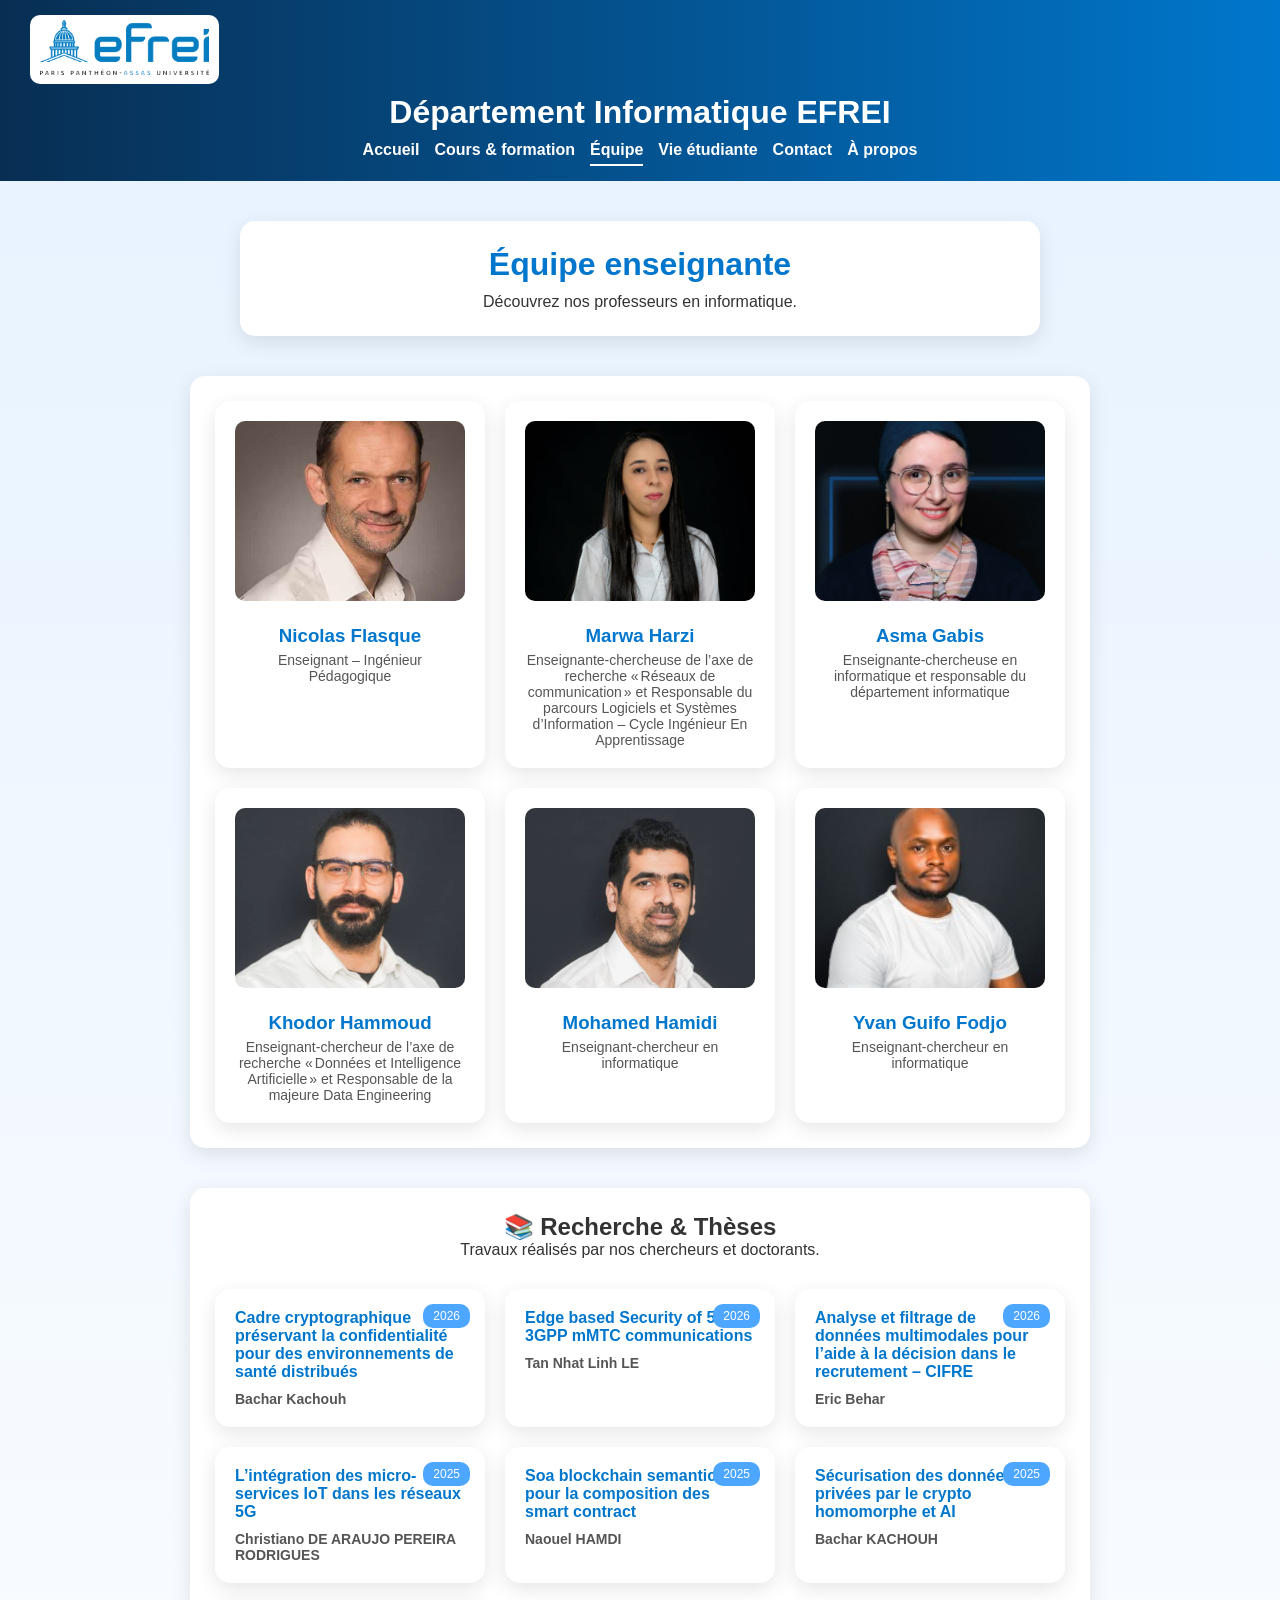
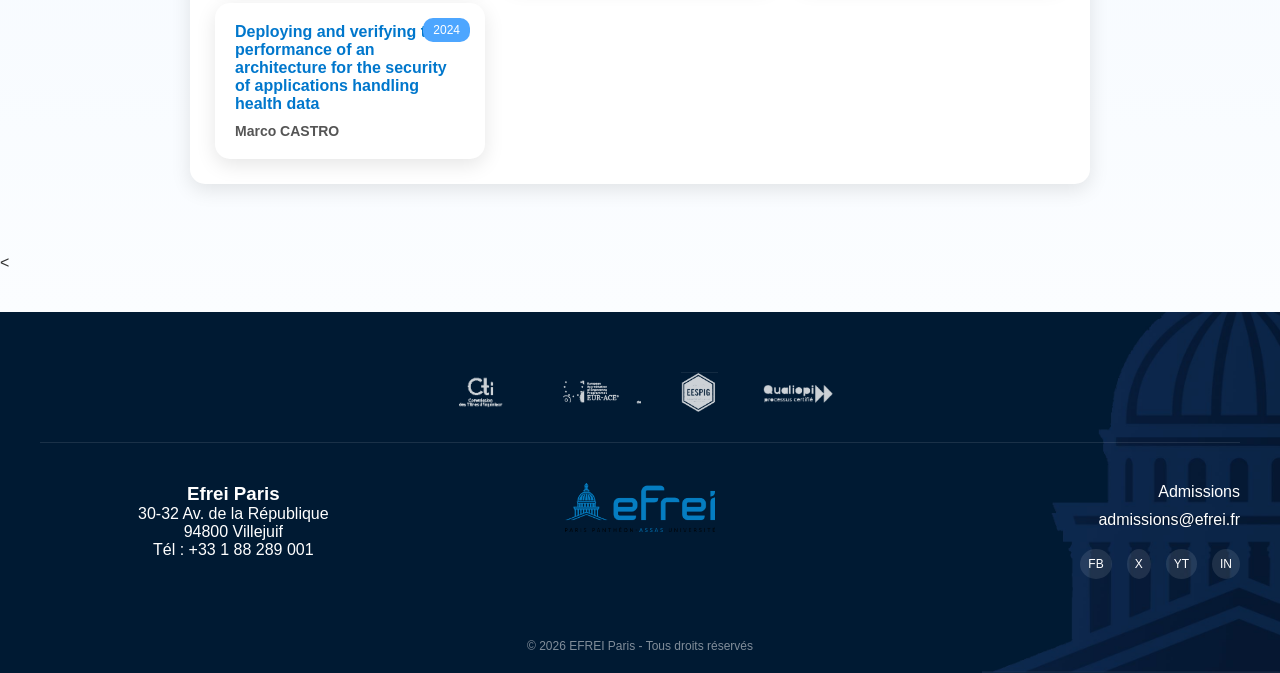
<file: html/equipe_enseignante.html>
<!DOCTYPE html>
<html lang="fr">

<head>
  <meta charset="UTF-8">
  <title>Équipe enseignante</title>
  <link rel="stylesheet" href="../css/style.css">
</head>

<body>

  <header>
    <div class="logo">
      <a href="index.html">
        <img src="../image/efrei.png" alt="Logo EFREI">
      </a>
    </div>
    <h1>Département Informatique EFREI</h1>
    <nav>
      <a href="index.html">Accueil</a>
      <a href="cours_formation.html">Cours & formation</a>
      <a href="equipe_enseignante.html">Équipe</a>
      <a href="vie_etudiante.html">Vie étudiante</a>
      <a href="contact.html">Contact</a>
      <a href="a_propos.html">À propos</a>
    </nav>
  </header>

  <main>

    <section class="introduction">
      <h2>Équipe enseignante</h2>
      <p>Découvrez nos professeurs en informatique.</p>
    </section>

    <section class="grille-profs">

      <div class="carte-prof">
        <img src="../image/prof1.png" alt="Nicolas Flasque">
        <h3>Nicolas Flasque</h3>
        <p>Enseignant – Ingénieur Pédagogique</p>
      </div>

      <div class="carte-prof">
        <img src="../image/prof2.png" alt="Marwa Harzi">
        <h3>Marwa Harzi</h3>
        <p>Enseignante-chercheuse de l’axe de recherche « Réseaux de communication » et Responsable du parcours
          Logiciels et Systèmes d’Information – Cycle Ingénieur En Apprentissage</p>
      </div>

      <div class="carte-prof">
        <img src="../image/prof3.png" alt="Asma Gabis">
        <h3>Asma Gabis</h3>
        <p>Enseignante-chercheuse en informatique et responsable du département informatique</p>
      </div>

      <div class="carte-prof">
        <img src="../image/prof4.png" alt="Khodor Hammoud">
        <h3>Khodor Hammoud</h3>
        <p>Enseignant-chercheur de l’axe de recherche « Données et Intelligence Artificielle » et Responsable de la
          majeure Data Engineering</p>
      </div>

      <div class="carte-prof">
        <img src="../image/prof5.png" alt="Mohamed Hamidi">
        <h3>Mohamed Hamidi</h3>
        <p>Enseignant-chercheur en informatique</p>
      </div>

      <div class="carte-prof">
        <img src="../image/prof6.png" alt="Yvan Guifo Fodjo">
        <h3>Yvan Guifo Fodjo</h3>
        <p>Enseignant-chercheur en informatique</p>
      </div>

    </section>



    <section class="recherche">
      <h2>📚 Recherche & Thèses</h2>
      <p>Travaux réalisés par nos chercheurs et doctorants.</p>

      <div class="grille-theses">

        <div class="carte-these">
          <span class="annee">2026</span>
          <h3>Cadre cryptographique préservant la confidentialité pour des environnements de santé distribués</h3>
          <p class="auteur">Bachar Kachouh</p>
        </div>

        <div class="carte-these">
          <span class="annee">2026</span>
          <h3>Edge based Security of 5G 3GPP mMTC communications</h3>
          <p class="auteur">Tan Nhat Linh LE</p>
        </div>

        <div class="carte-these">
          <span class="annee">2026</span>
          <h3>Analyse et filtrage de données multimodales pour l’aide à la décision dans le recrutement – CIFRE</h3>
          <p class="auteur">Eric Behar</p>
        </div>

        <div class="carte-these">
          <span class="annee">2025</span>
          <h3>L’intégration des micro-services IoT dans les réseaux 5G</h3>
          <p class="auteur">Christiano DE ARAUJO PEREIRA RODRIGUES</p>
        </div>

        <div class="carte-these">
          <span class="annee">2025</span>
          <h3>Soa blockchain semantic pour la composition des smart contract</h3>
          <p class="auteur">Naouel HAMDI</p>
        </div>

        <div class="carte-these">
          <span class="annee">2025</span>
          <h3>Sécurisation des données privées par le crypto homomorphe et AI</h3>
          <p class="auteur">Bachar KACHOUH</p>
        </div>

        <div class="carte-these">
          <span class="annee">2024</span>
          <h3>Deploying and verifying the performance of an architecture for the security of applications handling
            health data</h3>
          <p class="auteur">Marco CASTRO</p>
        </div>

      </div>
    </section>


  </main>

  <<footer class="footer-premium">
  <div class="footer-container">
    
    <!-- Ligne 1 : Les Certifications (Style ESILV/EFREI) -->
    <div class="footer-certs">
      <img src="../image/cert_cti.png" alt="CTI">
      <img src="../image/cert_eurace.png" alt="EUR-ACE">
      <img src="../image/cert_eespig.png" alt="EESPIG">
      <img src="../image/cert_qualiopi.png" alt="Qualiopi">
    </div>

    <hr class="footer-separator">

    <!-- Ligne 2 : Infos principales -->
    <div class="footer-main">
      <div class="footer-col">
        <h3>Efrei Paris</h3>
        <p>30-32 Av. de la République</p>
        <p>94800 Villejuif</p>
        <p>Tél : +33 1 88 289 001</p>
      </div>

      <div class="footer-col logo-center">
        <img src="../image/efrei.png" alt="Logo EFREI" class="main-logo">
      </div>

      <div class="footer-col links-right">
        <a href="contact.html">Admissions</a>
        <a href="mailto:admissions@efrei.fr">admissions@efrei.fr</a>
        <div class="footer-socials">
          <a href="#">FB</a> <a href="#">X</a> <a href="#">YT</a> <a href="#">IN</a>
        </div>
      </div>
    </div>

    <!-- Ligne 3 : Copyright -->
    <div class="footer-bottom">
      <p>© 2026 EFREI Paris - Tous droits réservés</p>
    </div>
  </div>
</footer>

  <script src="../js/script.js"></script>

</body>

</html>
</file>
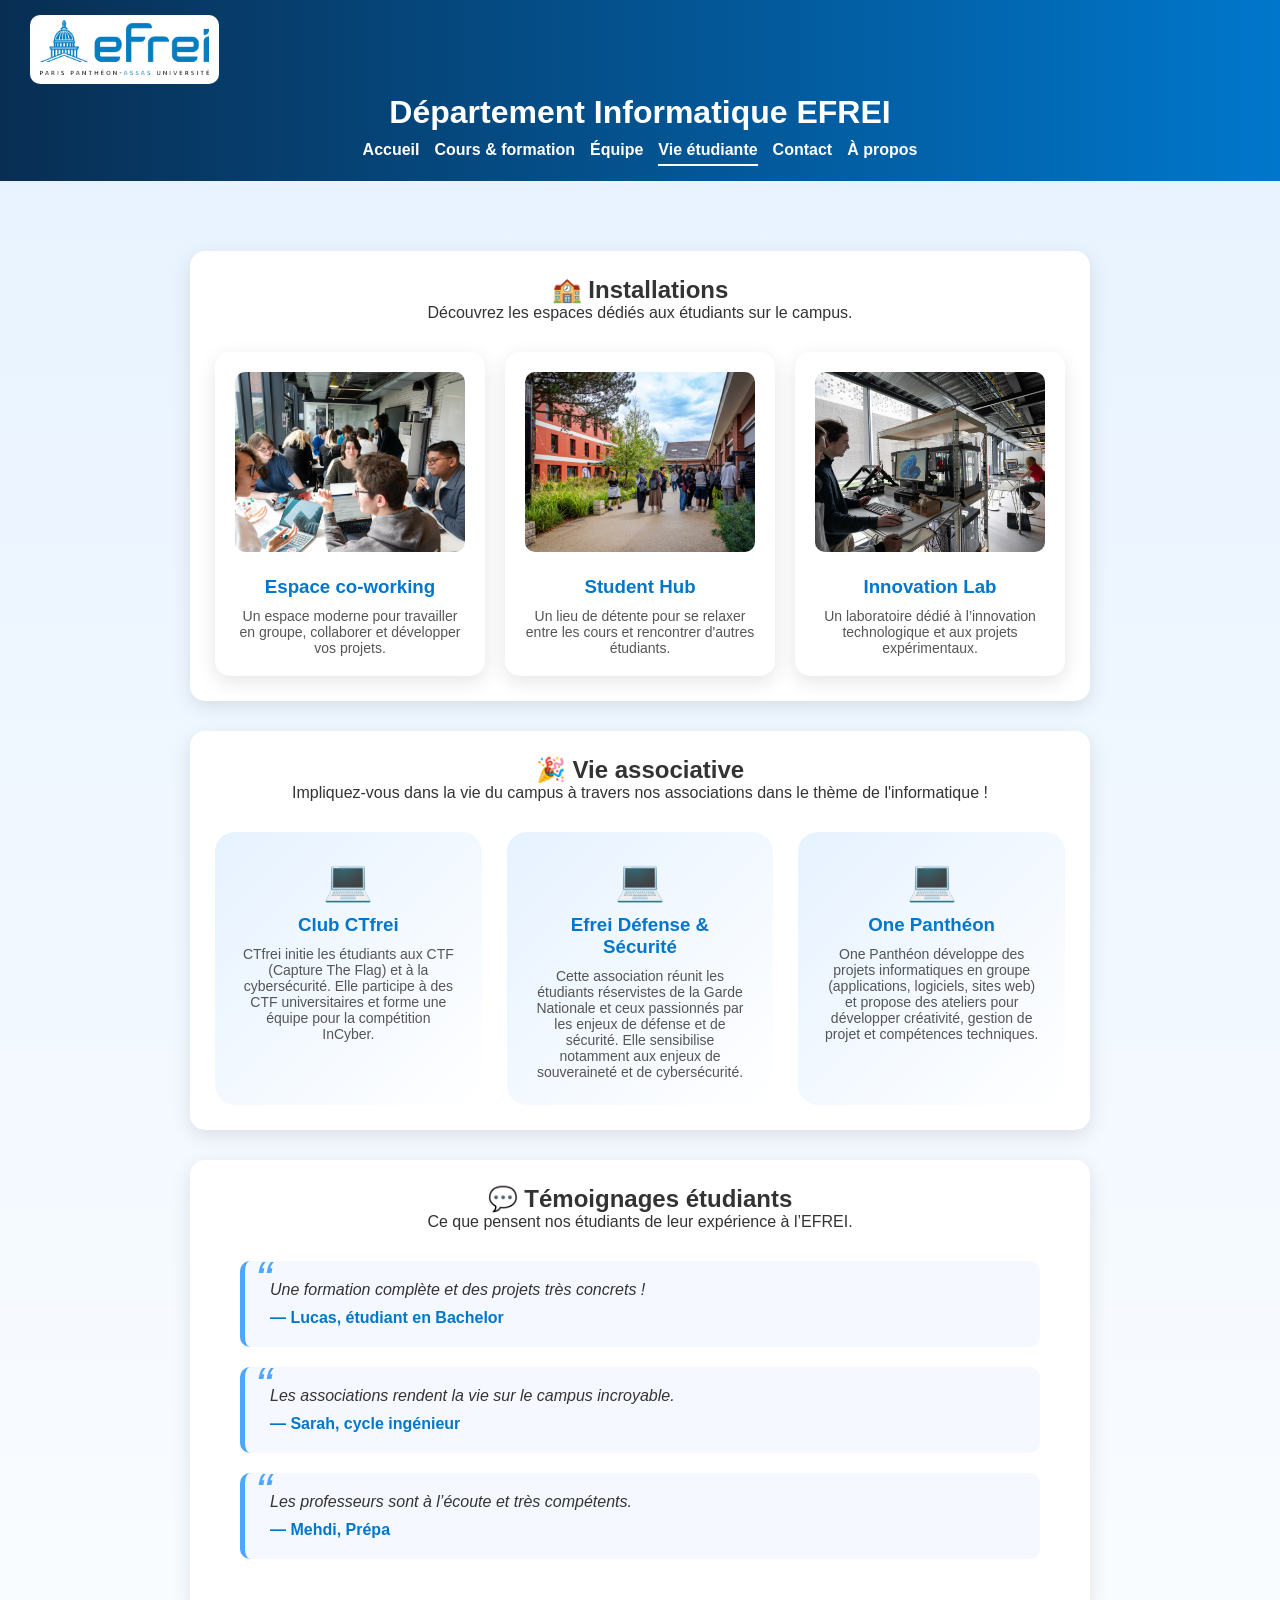
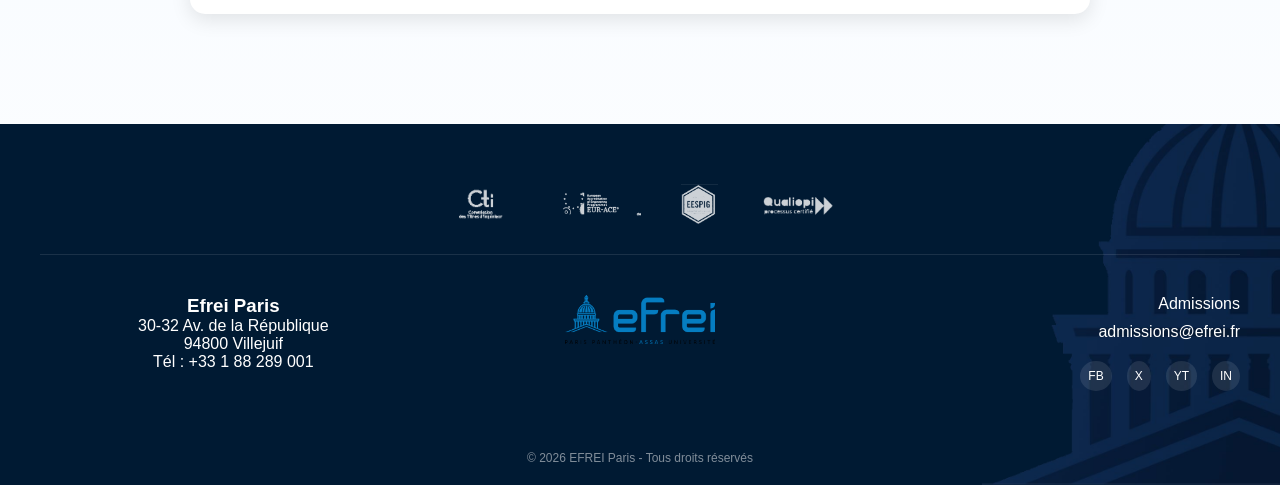
<file: html/vie_etudiante.html>
<!DOCTYPE html>
<html lang="fr">

<head>
  <meta charset="UTF-8">
  <title>Vie étudiante</title>
  <link rel="stylesheet" href="../css/style.css">
</head>

<body>

  <header>
    <div class="logo">
      <a href="index.html">
        <img src="../image/efrei.png" alt="Logo EFREI">
      </a>
    </div>
    <h1>Département Informatique EFREI</h1>
    <nav>
      <a href="index.html">Accueil</a>
      <a href="cours_formation.html">Cours & formation</a>
      <a href="equipe_enseignante.html">Équipe</a>
      <a href="vie_etudiante.html">Vie étudiante</a>
      <a href="contact.html">Contact</a>
      <a href="a_propos.html">À propos</a>
    </nav>
  </header>

  <main>
    <section class="installations">
      <h2>🏫 Installations</h2>
      <p>Découvrez les espaces dédiés aux étudiants sur le campus.</p>

      <div class="grille-installations">

        <div class="carte-installation">
          <img src="../image/coworking.jpg" alt="Espace co-working">
          <h3>Espace co-working</h3>
          <p>Un espace moderne pour travailler en groupe, collaborer et développer vos projets.</p>
        </div>

        <div class="carte-installation">
          <img src="../image/studenthub.jpg" alt="Espace de repos">
          <h3>Student Hub</h3>
          <p>Un lieu de détente pour se relaxer entre les cours et rencontrer d'autres étudiants.</p>
        </div>

        <div class="carte-installation">
          <img src="../image/innovationlab.jpg" alt="Innovation Lab">
          <h3>Innovation Lab</h3>
          <p>Un laboratoire dédié à l’innovation technologique et aux projets expérimentaux.</p>
        </div>

      </div>
    </section>

    <section class="vie-associative">
      <h2>🎉 Vie associative</h2>
      <p>Impliquez-vous dans la vie du campus à travers nos associations dans le thème de l'informatique !</p>

      <div class="grille-asso">

        <div class="carte-asso">
          <div class="icone">💻</div>
          <h3>Club CTfrei</h3>
          <p>CTfrei initie les étudiants aux CTF (Capture The Flag) et à la cybersécurité. Elle participe à des CTF
            universitaires et forme une équipe pour la compétition InCyber.</p>
        </div>

        <div class="carte-asso">
          <div class="icone">💻</div>
          <h3>Efrei Défense & Sécurité</h3>
          <p>Cette association réunit les étudiants réservistes de la Garde Nationale et ceux passionnés par les enjeux
            de défense et de sécurité. Elle sensibilise notamment aux enjeux de souveraineté et de cybersécurité.</p>
        </div>

        <div class="carte-asso">
          <div class="icone">💻</div>
          <h3>One Panthéon</h3>
          <p>One Panthéon développe des projets informatiques en groupe (applications, logiciels, sites web) et propose
            des ateliers pour développer créativité, gestion de projet et compétences techniques.</p>
        </div>

      </div>
    </section>



    <section class="temoignages">
      <h2>💬 Témoignages étudiants</h2>
      <p>Ce que pensent nos étudiants de leur expérience à l’EFREI.</p>

      <div class="liste-temoignages">

        <blockquote>
          Une formation complète et des projets très concrets !
          <span>— Lucas, étudiant en Bachelor</span>
        </blockquote>

        <blockquote>
          Les associations rendent la vie sur le campus incroyable.
          <span>— Sarah, cycle ingénieur</span>
        </blockquote>

        <blockquote>
          Les professeurs sont à l’écoute et très compétents.
          <span>— Mehdi, Prépa</span>
        </blockquote>

      </div>
    </section>


  </main>

  <footer class="footer-premium">
  <div class="footer-container">
    
    <!-- Ligne 1 : Les Certifications (Style ESILV/EFREI) -->
    <div class="footer-certs">
      <img src="../image/cert_cti.png" alt="CTI">
      <img src="../image/cert_eurace.png" alt="EUR-ACE">
      <img src="../image/cert_eespig.png" alt="EESPIG">
      <img src="../image/cert_qualiopi.png" alt="Qualiopi">
    </div>

    <hr class="footer-separator">

    <!-- Ligne 2 : Infos principales -->
    <div class="footer-main">
      <div class="footer-col">
        <h3>Efrei Paris</h3>
        <p>30-32 Av. de la République</p>
        <p>94800 Villejuif</p>
        <p>Tél : +33 1 88 289 001</p>
      </div>

      <div class="footer-col logo-center">
        <img src="../image/efrei.png" alt="Logo EFREI" class="main-logo">
      </div>

      <div class="footer-col links-right">
        <a href="contact.html">Admissions</a>
        <a href="mailto:admissions@efrei.fr">admissions@efrei.fr</a>
        <div class="footer-socials">
          <a href="#">FB</a> <a href="#">X</a> <a href="#">YT</a> <a href="#">IN</a>
        </div>
      </div>
    </div>

    <!-- Ligne 3 : Copyright -->
    <div class="footer-bottom">
      <p>© 2026 EFREI Paris - Tous droits réservés</p>
    </div>
  </div>
</footer>

  <script src="../js/script.js"></script>

</body>

</html>
</file>
<file: css/style.css>
/* ==================== Pour l'index.html ================ */

/* Reset */
* {
  margin: 0;
  padding: 0;
  box-sizing: border-box;
  font-family: 'Segoe UI', Arial, sans-serif;
}

/* Fond */
body {
  background: linear-gradient(to bottom, #e6f2ff, #ffffff);
  color: #333;
}

/* HEADER */
header {
  background: linear-gradient(90deg, #082e53, #0077cc);
  color: white;
  padding: 15px 30px;
  display: flex;
  align-items: center;
  justify-content: space-between;
  flex-wrap: wrap;
}

header h1 {
  flex: 1 100%;
  text-align: center;
  margin: 10px 0;
}

.logo {
  background: white;
  padding: 5px 10px;
  border-radius: 10px;
  display: flex;
  align-items: center;
}

.logo img {
  height: 55px;
}

/* NAV */

nav {
  display: flex;
  justify-content: center;
  width: 100%;
  flex-basis: 100%;
  gap: 15px;
}

nav a {
  color: white;
  margin: 0;
  text-decoration: none;
  font-weight: bold;
}

nav a:hover {
  text-decoration: underline;
}

/* MAIN */
main {
  padding: 40px;
  text-align: center;
}

/* INTRO */
.introduction {
  max-width: 800px;
  margin: auto;
  margin-bottom: 40px;
}

.introduction h2 {
  color: #0077cc;
  font-size: 32px;
  margin-bottom: 10px;
}

/* SECTIONS */
section {
  max-width: 900px;
  margin: 30px auto;
  background: white;
  padding: 25px;
  border-radius: 15px;
  box-shadow: 0 6px 20px rgba(0,0,0,0.1);
}

/* CAROUSEL */
.carousel {
  max-width: 700px;
  margin: auto;
}

.conteneur-images {
  overflow: hidden;
  border-radius: 15px;
  height: 350px;
}

.images {
  display: flex;
  transition: transform 0.5s ease;
}

.images img {
  width: 100%;
  flex-shrink: 0;
  height: 350px;
  object-fit: cover;
  transition: transform 0.3s;
}

.images img:hover {
  transform: scale(1.05);
}

/* INPUT */
.carousel input {
  display: none;
}

/* SLIDE */
#img1:checked ~ .conteneur-images .images {
  transform: translateX(0%);
}

#img2:checked ~ .conteneur-images .images {
  transform: translateX(-100%);
}

#img3:checked ~ .conteneur-images .images {
  transform: translateX(-200%);
}

/* NAV POINTS */
.navigation {
  display: flex;
  justify-content: center;
  margin-top: 10px;
}

.navigation label {
  width: 12px;
  height: 12px;
  background: #4da6ff;
  border-radius: 50%;
  margin: 5px;
  cursor: pointer;
}

/* POINT ACTIF */
input#img1:checked ~ .navigation label[for="img1"],
input#img2:checked ~ .navigation label[for="img2"],
input#img3:checked ~ .navigation label[for="img3"] {
  background: #0077cc;
  transform: scale(1.2);
}

/* CHIFFRES */
.chiffres ul {
  display: flex;
  justify-content: space-around;
  flex-wrap: wrap;
  margin-top: 20px;
}

.chiffres li {
  background: #e6f2ff;
  padding: 15px;
  border-radius: 10px;
  min-width: 150px;
  font-weight: bold;
  margin: 5px;
}

/* ACTUS */
.actualites li {
  margin: 10px auto;
}



/* Retirer les points aux débuts */
.chiffres ul,
.actualites ul {
  list-style: none;
  padding: 0;
}

/* BOUTONS */
.liens-rapides a {
  display: inline-block;
  margin: 10px;
  padding: 12px 20px;
  background: linear-gradient(90deg, #4da6ff, #0077cc);
  color: white;
  border-radius: 30px;
  text-decoration: none;
  transition: 0.3s;
}

.liens-rapides a:hover {
  transform: scale(1.05);
}

/* FOOTER */
footer {
  background: #0077cc;
  color: white;
  text-align: center;
  padding: 20px;
  margin-top: 40px;
}

/* RESPONSIVE */
@media (max-width: 768px) {

  header {
    flex-direction: column;
    text-align: center;
  }

  nav {
    margin-top: 10px;
  }

  .chiffres ul {
    flex-direction: column;
    gap: 10px;
  }

  .images img {
    height: 250px;
  }

}

/* ============================== Pour cours_formation.html =============================*/

.menu-formations {
  text-align: center;
  margin: 30px;
}

.menu-formations button {
  margin: 10px;
  padding: 12px 20px;
  border: none;
  border-radius: 30px;
  background: #4da6ff;
  color: white;
  cursor: pointer;
  transition: 0.3s;
}

.menu-formations button:hover {
  background: #0077cc;
}

/* cacher contenu */
.contenu {
  display: none;
}

/* afficher actif */
.contenu.actif {
  display: block;
}

section ul {
  list-style: none;
  padding: 0;
  margin-top: 15px;
}

section li {
  background: #e6f2ff;
  margin: 8px auto;
  padding: 10px;
  border-radius: 8px;
  max-width: 400px;
}

.calendrier {
  width: 100%;
  max-width: 500px;
  margin: 20px auto;
  border-collapse: collapse;
  border-radius: 10px;
  overflow: hidden;
}

.calendrier th {
  background: linear-gradient(90deg, #4da6ff, #0077cc);
  color: white;
  padding: 12px;
}

.calendrier td {
  padding: 12px;
  background: #f5f9ff;
}

.calendrier tr:nth-child(even) td {
  background: #e6f2ff;
}

.calendrier tr:hover td {
  background: #d4edff;
}


/* ================ Pour equipe_enseignantee.html =============*/

/* grille */
.grille-profs {
  display: grid;
  grid-template-columns: repeat(auto-fit, minmax(220px, 1fr));
  gap: 20px;
  margin: 40px auto;
  max-width: 900px;
}

/* carte */
.carte-prof {
  background: white;
  border-radius: 15px;
  padding: 20px;
  text-align: center;
  box-shadow: 0 6px 20px rgba(0,0,0,0.1);
  transition: transform 0.3s, box-shadow 0.3s;
}

.carte-prof:hover {
  transform: translateY(-5px);
  box-shadow: 0 10px 30px rgba(0,0,0,0.2);
}

/* image */
.carte-prof img {
  width: 100%;
  height: 180px;
  object-fit: cover;
  border-radius: 10px;
  margin-bottom: 10px;
}

/* texte */
.carte-prof h3 {
  color: #0077cc;
  margin: 10px 0 5px;
}

.carte-prof p {
  font-size: 14px;
  color: #555;
}

.grille-theses {
  display: grid;
  grid-template-columns: repeat(auto-fit, minmax(250px, 1fr));
  gap: 20px;
  margin-top: 30px;
}

.carte-these {
  background: white;
  padding: 20px;
  border-radius: 15px;
  box-shadow: 0 6px 20px rgba(0,0,0,0.1);
  transition: 0.3s;
  text-align: left;
  position: relative;
}

.carte-these:hover {
  transform: translateY(-5px);
  box-shadow: 0 10px 30px rgba(0,0,0,0.2);
}

/* année en badge */
.annee {
  position: absolute;
  top: 15px;
  right: 15px;
  background: #4da6ff;
  color: white;
  padding: 5px 10px;
  border-radius: 10px;
  font-size: 12px;
}

/* titre */
.carte-these h3 {
  color: #0077cc;
  font-size: 16px;
  margin-bottom: 10px;
}

/* auteur */
.auteur {
  font-size: 14px;
  font-weight: bold;
  color: #555;
}

/*=========================== pour contact.html ===========================*/

/* container */
.contact-container {
  display: flex;
  justify-content: center;
  gap: 50px;
  flex-wrap: wrap;
  margin-top: 30px;
}

/* sections */
.formulaire, .admissions {
  background: white;
  padding: 25px;
  border-radius: 15px;
  box-shadow: 0 6px 20px rgba(0,20,0,1);
  width: 350px;
}

/* titres */
.formulaire h3, .admissions h3 {
  margin-bottom: 15px;
  color: #0077cc;
}

/* inputs */
form input,
form textarea,
form select {
  width: 100%;
  margin: 10px 0;
  padding: 10px;
  border-radius: 8px;
  border: 1px solid #ccc;
}

/* textarea */
form textarea {
  height: 100px;
  resize: none;
}

/* bouton */
form button {
  width: 100%;
  padding: 10px;
  background: linear-gradient(90deg, #4da6ff, #0077cc);
  color: white;
  border: none;
  border-radius: 25px;
  cursor: pointer;
  transition: 0.3s;
}

form button:hover {
  transform: scale(1.05);
}

/* bloc FAQ */
.faq {
  max-width: 800px;
  margin: 40px auto;
}

/* item */
.faq-item {
  background: white;
  margin: 10px 0;
  padding: 15px;
  border-radius: 10px;
  box-shadow: 0 5px 15px rgba(0,0,0,0.1);
}

/* cacher checkbox */
.faq-item input {
  display: none;
}

/* question */
.faq-item label {
  display: block;
  font-weight: bold;
  cursor: pointer;
  color: #0077cc;
  position: relative;
}

/* icône + */
.faq-item label::after {
  content: "+";
  position: absolute;
  right: 0;
}

/* réponse cachée */
.faq-item p {
  max-height: 0;
  overflow: hidden;
  transition: 0.3s;
  margin-top: 10px;
}

/* afficher réponse */
.faq-item input:checked ~ p {
  max-height: 200px;
}

/* changer + en - */
.faq-item input:checked + label::after {
  content: "-";
}

/* message desuccès quand c'est bien envoyé*/
.message-succes {
  display: none;
  margin-top: 10px;
  padding: 10px;
  background: #d4edff;
  color: #0077cc;
  border-radius: 8px;
  font-weight: bold;
  text-align: center;
}

/* ======================= pour vie_etudiante.html ================ */

/* grille */
.grille-installations {
  display: grid;
  grid-template-columns: repeat(auto-fit, minmax(250px, 1fr));
  gap: 20px;
  margin-top: 30px;
}

/* carte */
.carte-installation {
  background: white;
  border-radius: 15px;
  padding: 20px;
  text-align: center;
  box-shadow: 0 6px 20px rgba(0,0,0,0.1);
  transition: transform 0.3s, box-shadow 0.3s;
}

.carte-installation:hover {
  transform: translateY(-5px);
  box-shadow: 0 10px 30px rgba(0,0,0,0.2);
}

/* image */
.carte-installation img {
  width: 100%;
  height: 180px;
  object-fit: cover;
  border-radius: 10px;
  margin-bottom: 10px;
}

/* titre */
.carte-installation h3 {
  color: #0077cc;
  margin: 10px 0;
}

/* texte */
.carte-installation p {
  font-size: 14px;
  color: #555;
}




/* grille */
.grille-asso {
  display: grid;
  grid-template-columns: repeat(auto-fit, minmax(220px, 1fr));
  gap: 25px;
  margin-top: 30px;
}

/* carte */
.carte-asso {
  background: linear-gradient(135deg, #e6f2ff, #ffffff);
  border-radius: 20px;
  padding: 25px;
  text-align: center;
  transition: 0.3s;
  position: relative;
  overflow: hidden;
}

/* effet hover */
.carte-asso:hover {
  transform: translateY(-8px);
  box-shadow: 0 15px 30px rgba(0,0,0,0.2);
}

/* icône */
.icone {
  font-size: 40px;
  margin-bottom: 10px;
}

/* titre */
.carte-asso h3 {
  color: #0077cc;
  margin-bottom: 10px;
}

/* texte */
.carte-asso p {
  font-size: 14px;
  color: #555;
}




.liste-temoignages {
  max-width: 800px;
  margin: 30px auto;
  text-align: left;
}

.liste-temoignages blockquote {
  position: relative;
  background: #f5f9ff;
  border-left: 5px solid #4da6ff;
  margin: 20px 0;
  padding: 20px 25px;
  border-radius: 10px;
  font-style: italic;
  transition: 0.3s;
}

.liste-temoignages blockquote:hover {
  background: #e6f2ff;
}

/* auteur */
.liste-temoignages span {
  display: block;
  margin-top: 10px;
  font-style: normal;
  font-weight: bold;
  color: #0077cc;
}

/* guillemets décoratifs */
.liste-temoignages blockquote::before {
  content: "“";
  font-size: 50px;
  color: #4da6ff;
  position: absolute;
  top: -10px;
  left: 10px;
}


/*=================== a_propos ====================*/

.grille-auteurs {
  display: flex;
  justify-content: center;
  gap: 40px;
  margin-top: 40px;
  flex-wrap: wrap;
}

/* carte */
.carte-auteur {
  background: linear-gradient(135deg, #e6f2ff, #ffffff);
  border-radius: 20px;
  padding: 30px 20px;
  width: 280px;
  text-align: center;
  position: relative;
  overflow: hidden;
  transition: 0.3s;
}

/* effet hover */
.carte-auteur:hover {
  transform: translateY(-10px);
  box-shadow: 0 20px 40px rgba(0,0,0,0.2);
}

/* photo */
.carte-auteur img {
  width: 120px;
  height: 120px;
  border-radius: 50%;
  object-fit: cover;
  border: 4px solid #4da6ff;
  margin-bottom: 15px;
}

/* nom */
.carte-auteur h4 {
  color: #0077cc;
  margin-bottom: 10px;
}

/* description */
.carte-auteur p {
  font-size: 14px;
  color: #555;
  margin-bottom: 15px;
}

/* réseaux */
.reseaux a {
  display: inline-block;
  margin: 5px;
  padding: 8px 15px;
  border-radius: 25px;
  background: linear-gradient(90deg, #4da6ff, #0077cc);
  color: white;
  text-decoration: none;
  font-size: 13px;
  transition: 0.3s;
}

.reseaux a:hover {
  transform: scale(1.1);
}

/* ligne décorative */
.carte-auteur::before {
  content: "";
  position: absolute;
  width: 100%;
  height: 5px;
  background: linear-gradient(90deg, #4da6ff, #0077cc);
  top: 0;
  left: 0;
}





/*========== le footer ====================*/

.footer-premium {
  background-color: #001a33; /* Bleu très foncé EFREI */
  background-image: url('../image/structure_dome.png'); /* Ton image de dôme */
  background-repeat: no-repeat;
  background-position: right bottom; /* Positionne le dôme comme sur l'image */
  background-size: contain;
  color: #ffffff;
  padding: 60px 20px 20px 20px;
  font-family: 'Arial', sans-serif;
}

.footer-container {
  max-width: 1200px;
  margin: 0 auto;
}

/* Style des Certifications */
.footer-certs {
  display: flex;
  justify-content: center;
  align-items: center;
  gap: 40px;
  flex-wrap: wrap;
  margin-bottom: 30px;
  filter: brightness(0) invert(1); /* Rend les logos tout blancs */
  opacity: 0.8;
}

.footer-certs img {
  height: 40px;
}

.footer-separator {
  border: 0;
  border-top: 1px solid rgba(255, 255, 255, 0.1);
  margin-bottom: 40px;
}

/* Alignement principal */
.footer-main {
  display: flex;
  justify-content: space-between;
  align-items: flex-start;
  flex-wrap: wrap;
  gap: 20px;
}

.footer-col {
  flex: 1;
  min-width: 200px;
}

.logo-center {
  text-align: center;
}

.main-logo {
  width: 150px;
}

.links-right {
  text-align: right;
}

.links-right a {
  display: block;
  color: white;
  text-decoration: none;
  margin-bottom: 10px;
}

/* Réseaux Sociaux */
.footer-socials {
  margin-top: 20px;
  display: flex;
  justify-content: flex-end;
  gap: 15px;
}

.footer-socials a {
  background: rgba(255, 255, 255, 0.1);
  padding: 8px;
  border-radius: 50%;
  font-size: 12px;
  transition: 0.3s;
}

.footer-socials a:hover {
  background: #0078d7;
}

.footer-bottom {
  margin-top: 50px;
  text-align: center;
  font-size: 12px;
  color: rgba(255, 255, 255, 0.5);
}

/* ============ce qui concerne la carte ======================*/
.carte-section {
  max-width: 900px;
  margin: 30px auto;
  background: white;
  padding: 25px;
  border-radius: 15px;
  box-shadow: 0 6px 20px rgba(0,0,0,0.1);
  text-align: center;
}
 
/* Le titre de la section */
.carte-section h3 {
  color: #0077cc;
  margin-bottom: 10px;
}
 
/* Le texte sous le titre */
.carte-section p {
  margin-bottom: 15px;
  color: #555;
}
 
/* La div qui accueille la carte Leaflet */
#map {
  height: 400px;        
  border-radius: 12px;    
  border: 2px solid #4da6ff; 
}
 
/* RESPONSIVE */
@media (max-width: 768px) {
 
  header {
    flex-direction: column;
    text-align: center;
  }
 
  nav {
    margin-top: 10px;
  }
 
  .chiffres ul {
    flex-direction: column;
    gap: 10px;
  }
 
  .images img {
    height: 250px;
  }
 
  /* La carte prend moins de hauteur sur mobile */
  #map {
    height: 280px;
  }
 
}
</file>
